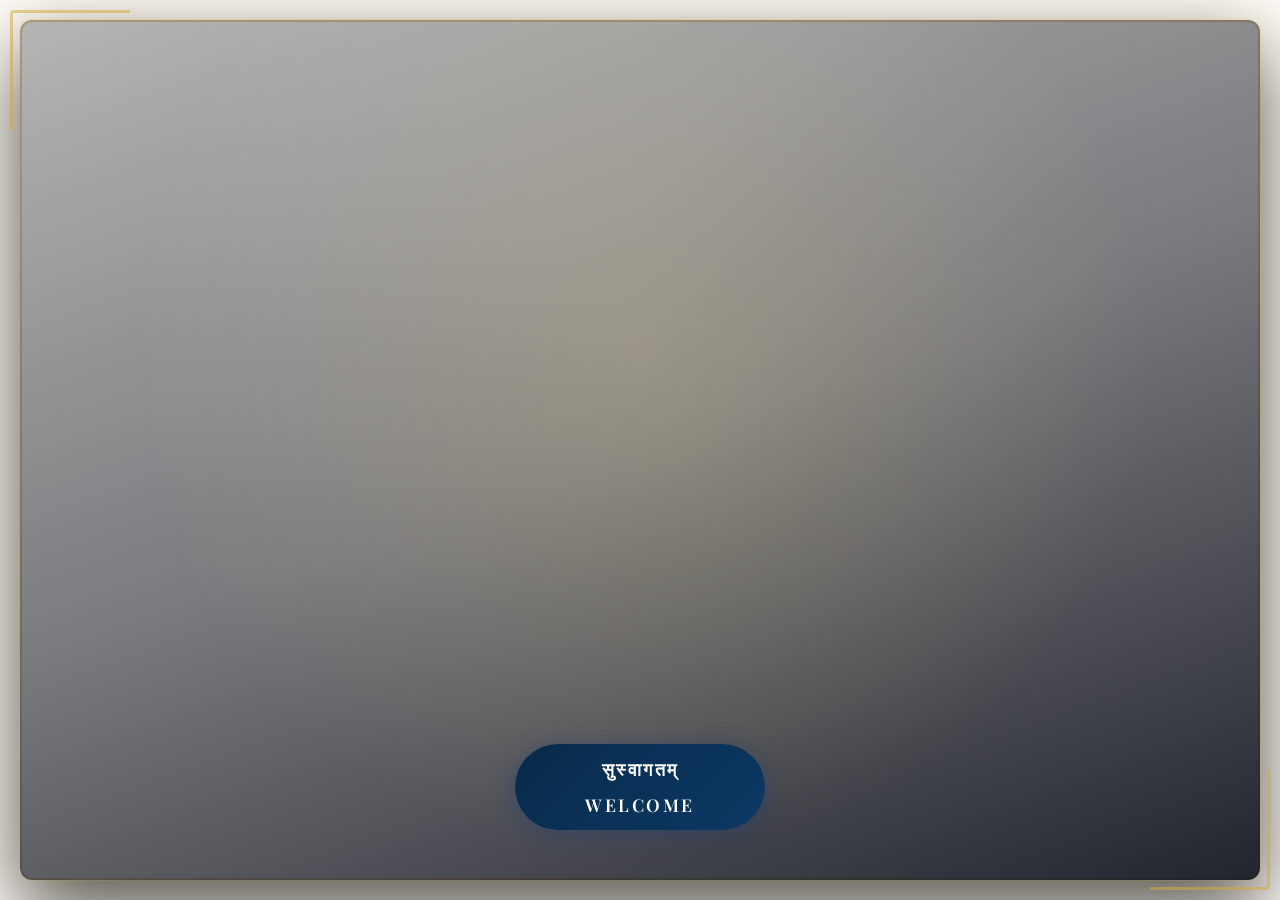
<file: index.html>
<!DOCTYPE html>
<html lang="en">

<head>
  <meta charset="UTF-8" />
  <meta name="viewport" content="width=device-width, initial-scale=1.0" />
  <meta name="description"
    content="Sanskriti — Celebrating the timeless beauty of Indian Classical Arts: Bharatanatyam, Kathak, Carnatic Music, and Cultural Performances." />
  <title>Madhurya Manjari — Home | Indian Classical Arts</title>
  <link rel="stylesheet" href="style.css" />
  <link rel="preconnect" href="https://fonts.googleapis.com" />
  <link rel="preconnect" href="https://fonts.gstatic.com" crossorigin />
  <link
    href="https://fonts.googleapis.com/css2?family=Playfair+Display:ital,wght@0,300;0,400;0,500;0,600;0,700;1,400;1,500;1,700&display=swap"
    rel="stylesheet" />
  <link rel="stylesheet" href="https://cdnjs.cloudflare.com/ajax/libs/font-awesome/6.5.0/css/all.min.css" />
</head>

<body>

  <!-- ===== SPLASH SCREEN ===== -->
  <section class="splash-screen">

    <!-- Outer gap / decorative border frame -->
    <div class="splash-frame">

      <!--
        VIDEO — 1080p full visual, muted (required for browser autoplay policy).
        The music comes from the separate <audio> element below.
      -->
      <video
        id="splash-video"
        class="splash-video-bg"
        autoplay
        muted
        loop
        playsinline
        preload="auto"
      >
        <source src="images/home/video for website starting page.mp4" type="video/mp4" />
      </video>

      <!--
        AUDIO — aud-majari.mp4 contains the music track.
        Starts muted; JS unmutes it on the first user gesture (browser policy).
      -->
      <audio id="splash-audio" loop preload="auto" autoplay>
        <source src="images/home/aud-majari.mp4" type="video/mp4" />
      </audio>

      <!-- Dark gradient overlay so text/button stay readable -->
      <div class="splash-dark-overlay"></div>

      <!-- Subtle golden radial glow overlay -->
      <div class="splash-light-overlay"></div>

      <!-- Content centred on top of video -->
      <div class="splash-content">
        <!-- <img src="images/home/madhura-manjari-logo.png" alt="Madhurya Manjari" class="splash-logo" /> -->
        <h2 class="sanskrit-welcome"></h2>
        <a href="home.html" class="btn btn-primary splash-btn" id="enterBtn">
          <span>सुस्वागतम्</span>
          <span>Welcome</span>
        </a>
      </div>

    </div><!-- /.splash-frame -->

  </section>

  <script>
    (function () {
      const video = document.getElementById('splash-video');
      const audio = document.getElementById('splash-audio');

      // --- Start video (muted — always allowed) ---
      video.play().catch(() => {});

      // --- Try starting audio immediately (in case autoplay is permitted) ---
      audio.muted = false;
      audio.volume = 0.75;
      audio.play().catch((err) => {
        console.log('Autoplay blocked. Audio will play on first user interaction.');
      });

      // --- On first user gesture anywhere: play music if blocked ---
      function startMusic() {
        if (audio.paused) {
          audio.muted = false;
          audio.volume = 0.75;
          audio.play().catch((err) => {
            console.warn('Audio play blocked:', err);
          });
        }

        document.removeEventListener('click',      startMusic);
        document.removeEventListener('touchstart', startMusic);
        document.removeEventListener('keydown',    startMusic);
        document.removeEventListener('mousemove',  startMusic);
        document.removeEventListener('scroll',     startMusic);
        document.removeEventListener('wheel',      startMusic);
      }

      document.addEventListener('click',      startMusic, { once: true });
      document.addEventListener('touchstart', startMusic, { once: true });
      document.addEventListener('keydown',    startMusic, { once: true });
      document.addEventListener('mousemove',  startMusic, { once: true });
      document.addEventListener('scroll',     startMusic, { once: true });
      document.addEventListener('wheel',      startMusic, { once: true });

      // Belt-and-suspenders loop for video
      video.addEventListener('ended', () => video.play());
    })();
  </script>

</body>

</html>
</file>
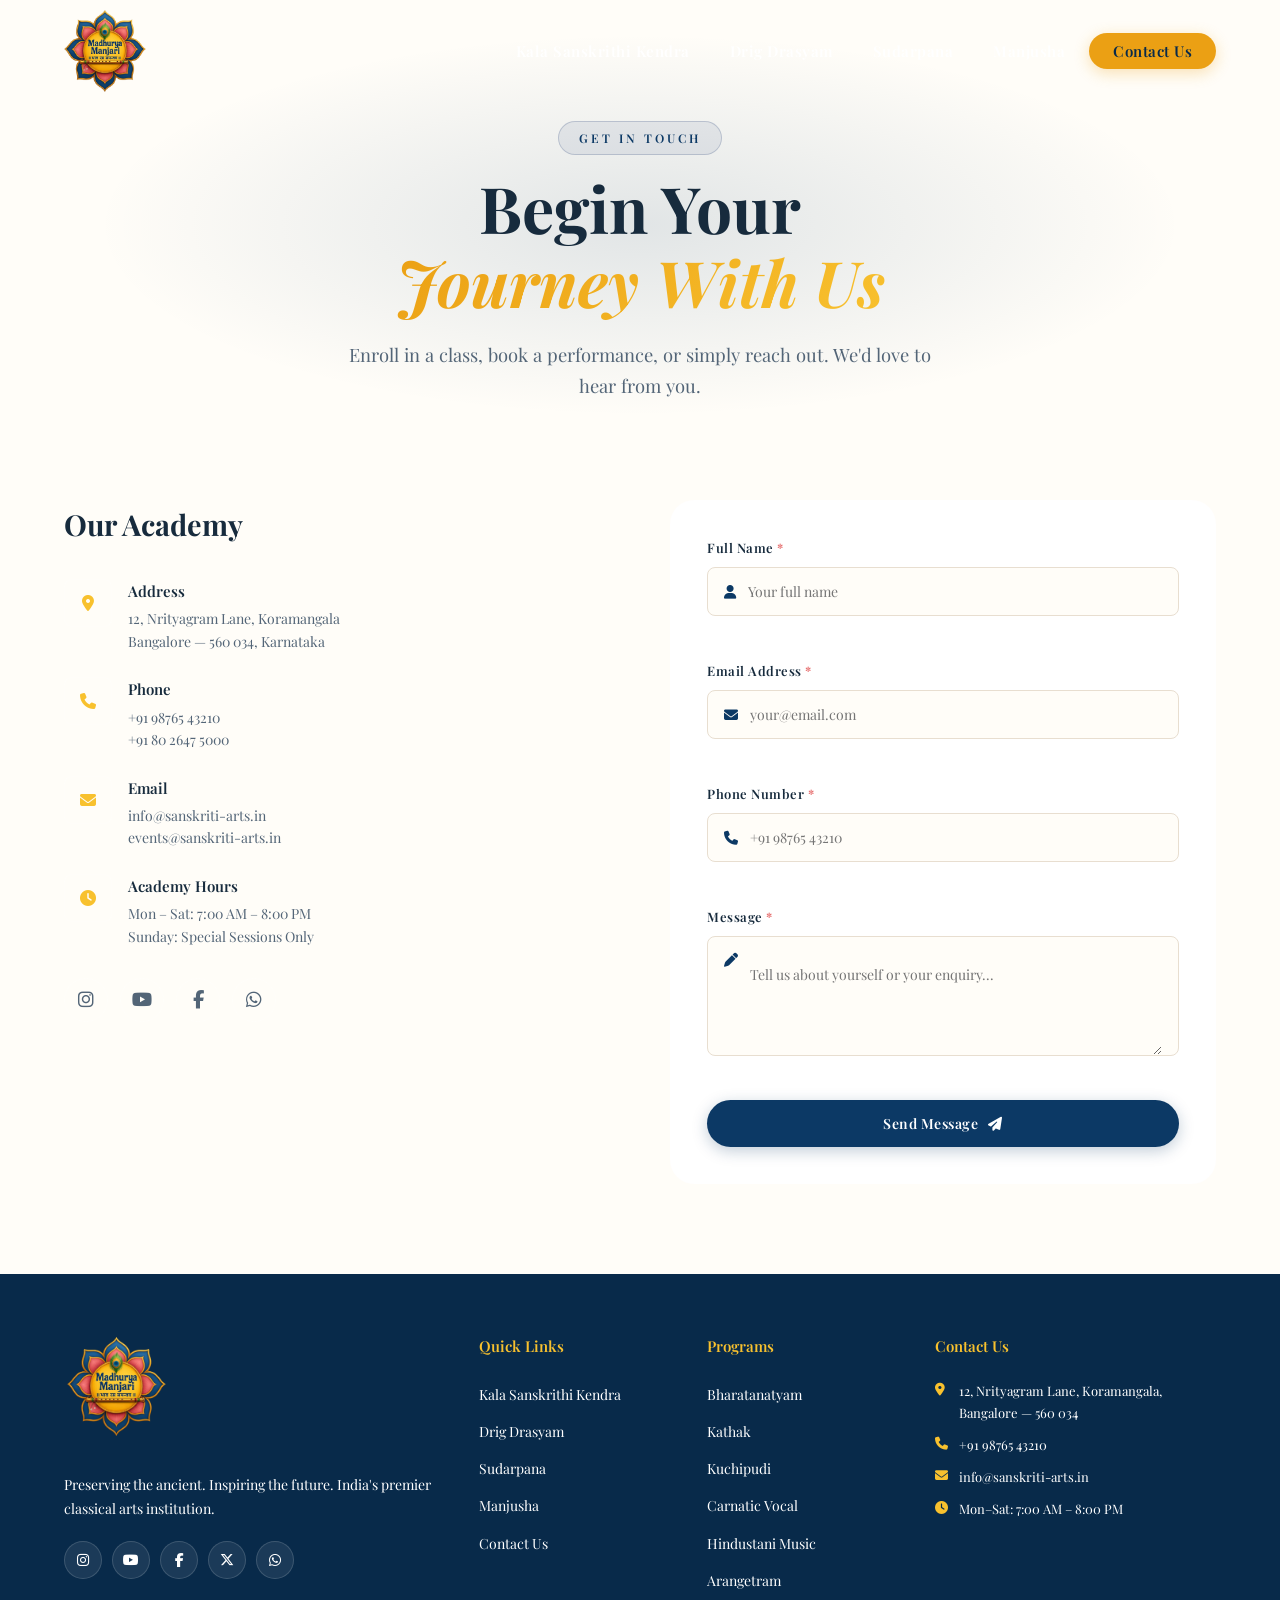
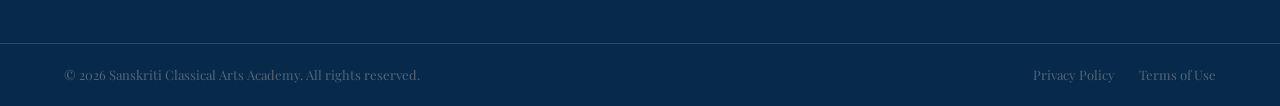
<file: contact.html>
<!DOCTYPE html>
<html lang="en">

<head>
  <meta charset="UTF-8" />
  <meta name="viewport" content="width=device-width, initial-scale=1.0" />
  <meta name="description"
    content="Contact Sanskriti — Book a performance, enroll in classes, or reach out to our academy." />
  <title>Contact Us — Sanskriti | Indian Classical Arts</title>
  <link rel="stylesheet" href="style.css" />
  <link rel="preconnect" href="https://fonts.googleapis.com" />
  <link rel="preconnect" href="https://fonts.gstatic.com" crossorigin />
  <link
    href="https://fonts.googleapis.com/css2?family=Playfair+Display:ital,wght@0,300;0,400;0,500;0,600;0,700;1,400;1,500;1,700&display=swap"
    rel="stylesheet" />
  <link rel="stylesheet" href="https://cdnjs.cloudflare.com/ajax/libs/font-awesome/6.5.0/css/all.min.css" />
</head>

<body>

  <!-- ===== NAVBAR ===== -->
  <nav class="navbar scrolled" id="navbar">
    <div class="nav-container">
      <a href="home.html" class="nav-logo">
        <img src="images/home/madhura-manjari-logo.png" alt="Madhurya Manjari" class="nav-logo-img" />
      </a>
      <ul class="nav-menu" id="navMenu">
        <li><a href="home.html" class="nav-link">Kala Sanskrithi Kendra</a></li>
        <li><a href="#" class="nav-link">Drig Drasyam</a></li>
        <li><a href="#" class="nav-link">Sudarpana</a></li>
        <li><a href="#" class="nav-link">Manjusha</a></li>
        <li><a href="contact.html" class="nav-link active nav-cta">Contact Us</a></li>
      </ul>
      <button class="hamburger" id="hamburger" aria-label="Toggle Menu">
        <span></span><span></span><span></span>
      </button>
    </div>
  </nav>

  <!-- ===== PAGE HERO ===== -->
  <section class="page-hero">
    <div class="page-hero-bg" style="background: radial-gradient(ellipse at 50% 50%, rgba(12,57,101,0.12) 0%, transparent 60%), var(--bg-primary);"></div>
    <div class="page-hero-content" data-aos="fade-up">
      <span class="section-tag">Get In Touch</span>
      <h1 class="page-hero-title">Begin Your<br /><em>Journey With Us</em></h1>
      <p class="page-hero-desc">Enroll in a class, book a performance, or simply reach out. We'd love to hear from you.</p>
    </div>
  </section>

  <!-- ===== CONTACT SECTION ===== -->
  <section class="contact-section section" id="contact" style="padding-top: 50px;">
    <div class="container">
      <div class="contact-grid">
        <div class="contact-info" data-aos="fade-right">
          <h3>Our Academy</h3>
          <div class="info-item">
            <div class="info-icon"><i class="fas fa-map-marker-alt"></i></div>
            <div>
              <h4>Address</h4>
              <p>12, Nrityagram Lane, Koramangala<br />Bangalore — 560 034, Karnataka</p>
            </div>
          </div>
          <div class="info-item">
            <div class="info-icon"><i class="fas fa-phone"></i></div>
            <div>
              <h4>Phone</h4>
              <p>+91 98765 43210<br />+91 80 2647 5000</p>
            </div>
          </div>
          <div class="info-item">
            <div class="info-icon"><i class="fas fa-envelope"></i></div>
            <div>
              <h4>Email</h4>
              <p>info@sanskriti-arts.in<br />events@sanskriti-arts.in</p>
            </div>
          </div>
          <div class="info-item">
            <div class="info-icon"><i class="fas fa-clock"></i></div>
            <div>
              <h4>Academy Hours</h4>
              <p>Mon – Sat: 7:00 AM – 8:00 PM<br />Sunday: Special Sessions Only</p>
            </div>
          </div>
          <div class="contact-social">
            <a href="#" aria-label="Instagram" class="social-btn"><i class="fab fa-instagram"></i></a>
            <a href="#" aria-label="YouTube" class="social-btn"><i class="fab fa-youtube"></i></a>
            <a href="#" aria-label="Facebook" class="social-btn"><i class="fab fa-facebook-f"></i></a>
            <a href="#" aria-label="WhatsApp" class="social-btn"><i class="fab fa-whatsapp"></i></a>
          </div>
        </div>
        <div class="contact-form-wrap" data-aos="fade-left">
          <form id="contactForm" novalidate>
            <div class="form-group">
              <label for="name">Full Name <span class="required">*</span></label>
              <div class="input-wrap">
                <i class="fas fa-user"></i>
                <input type="text" id="name" name="name" placeholder="Your full name" autocomplete="name" />
              </div>
              <span class="error-msg" id="nameError"></span>
            </div>
            <div class="form-group">
              <label for="email">Email Address <span class="required">*</span></label>
              <div class="input-wrap">
                <i class="fas fa-envelope"></i>
                <input type="email" id="email" name="email" placeholder="your@email.com" autocomplete="email" />
              </div>
              <span class="error-msg" id="emailError"></span>
            </div>
            <div class="form-group">
              <label for="phone">Phone Number <span class="required">*</span></label>
              <div class="input-wrap">
                <i class="fas fa-phone"></i>
                <input type="tel" id="phone" name="phone" placeholder="+91 98765 43210" autocomplete="tel" />
              </div>
              <span class="error-msg" id="phoneError"></span>
            </div>
            <!-- <div class="form-group">
              <label for="interest">Area of Interest</label>
              <div class="input-wrap">
                <i class="fas fa-star"></i>
                <select id="interest" name="interest">
                  <option value="">Select an art form...</option>
                  <option value="bharatanatyam">Bharatanatyam</option>
                  <option value="kathak">Kathak</option>
                  <option value="kuchipudi">Kuchipudi</option>
                  <option value="carnatic">Carnatic Music</option>
                  <option value="hindustani">Hindustani Music</option>
                  <option value="devotional">Devotional Singing</option>
                  <option value="performance">Book a Performance</option>
                </select>
              </div>
            </div> -->
            <div class="form-group">
              <label for="message">Message <span class="required">*</span></label>
              <div class="input-wrap textarea-wrap">
                <i class="fas fa-pen"></i>
                <textarea id="message" name="message" rows="4"
                  placeholder="Tell us about yourself or your enquiry..."></textarea>
              </div>
              <span class="error-msg" id="messageError"></span>
            </div>
            <button type="submit" class="btn btn-primary btn-full" id="submitBtn">
              <span class="btn-text">Send Message</span>
              <span class="btn-icon"><i class="fas fa-paper-plane"></i></span>
            </button>
            <div class="form-success" id="formSuccess">
              <i class="fas fa-check-circle"></i>
              <p>Your message has been sent! We'll be in touch within 24 hours.</p>
            </div>
          </form>
        </div>
      </div>
    </div>
  </section>

  <!-- ===== MAP SECTION ===== -->
  <!-- <section class="map-section">
    <iframe
      src="https://www.google.com/maps/embed?pb=!1m18!1m12!1m3!1m2!1m3!1m2!1m3!1m2!1m3!1m2!1m3!1m2!1m3!1m2!1m3!1m2!1m3!1m2!1m3!1m2!1m3!1m2!1m3!1m2!1m3!1m2!1m3!1m2!1m3!1m2!1m3!1m2!1m3!1m2!1m3!1m2!1m3!1m2!1m3!1m2!1m3!1m2!1m3!1m2!1m3!1m2!1m3!1m2!1m3!1m2!1m3!1m2!1m3!1m2!1m3!1m2!1m3!1m2!1m3!1m2!1m3!1m2!1m3!1m2!1m3!1m2!1m3!1m2!1m3!1m2!1m3!1m2!1m3!1m2!1m3!1m2!1m3!1m2!1m3!1m2!1m3!1m2!1m3!1m2!1m3!1m2"
      width="100%" height="400" style="border:0; filter: invert(90%) hue-rotate(180deg);" allowfullscreen="" loading="lazy"
      referrerpolicy="no-referrer-when-downgrade"></iframe>
  </section> -->

  <!-- ===== FOOTER ===== -->
  <footer class="footer">
    <div class="footer-top">
      <div class="container footer-grid">
        <div class="footer-brand">
          <a href="index.html" class="footer-logo">
            <img src="images/home/madhura-manjari-logo.png" alt="Madhurya Manjari" class="footer-logo-img" />
          </a>
          <p>Preserving the ancient. Inspiring the future. India's premier classical arts institution.</p>
          <div class="footer-social">
            <a href="#" aria-label="Instagram"><i class="fab fa-instagram"></i></a>
            <a href="#" aria-label="YouTube"><i class="fab fa-youtube"></i></a>
            <a href="#" aria-label="Facebook"><i class="fab fa-facebook-f"></i></a>
            <a href="#" aria-label="Twitter"><i class="fab fa-x-twitter"></i></a>
            <a href="#" aria-label="WhatsApp"><i class="fab fa-whatsapp"></i></a>
          </div>
        </div>
        <div class="footer-links">
          <h4>Quick Links</h4>
          <ul>
            <li><a href="home.html">Kala Sanskrithi Kendra</a></li>
            <li><a href="#">Drig Drasyam</a></li>
            <li><a href="#">Sudarpana</a></li>
            <li><a href="#">Manjusha</a></li>
            <li><a href="contact.html">Contact Us</a></li>
          </ul>
        </div>
        <div class="footer-links">
          <h4>Programs</h4>
          <ul>
            <li><a href="contact.html">Bharatanatyam</a></li>
            <li><a href="contact.html">Kathak</a></li>
            <li><a href="contact.html">Kuchipudi</a></li>
            <li><a href="contact.html">Carnatic Vocal</a></li>
            <li><a href="contact.html">Hindustani Music</a></li>
            <li><a href="contact.html">Arangetram</a></li>
          </ul>
        </div>
        <div class="footer-contact">
          <h4>Contact Us</h4>
          <p><i class="fas fa-map-marker-alt"></i> 12, Nrityagram Lane, Koramangala, Bangalore — 560 034</p>
          <p><i class="fas fa-phone"></i> +91 98765 43210</p>
          <p><i class="fas fa-envelope"></i> info@sanskriti-arts.in</p>
          <p><i class="fas fa-clock"></i> Mon–Sat: 7:00 AM – 8:00 PM</p>
        </div>
      </div>
    </div>
    <div class="footer-bottom">
      <div class="container footer-bottom-inner">
        <p>© 2026 Sanskriti Classical Arts Academy. All rights reserved.</p>
        <div class="footer-bottom-links">
          <a href="#">Privacy Policy</a>
          <a href="#">Terms of Use</a>
        </div>
      </div>
    </div>
  </footer>

  <button class="back-to-top" id="backToTop" aria-label="Back to top">
    <i class="fas fa-arrow-up"></i>
  </button>

  <script src="script.js"></script>
</body>

</html>
</file>
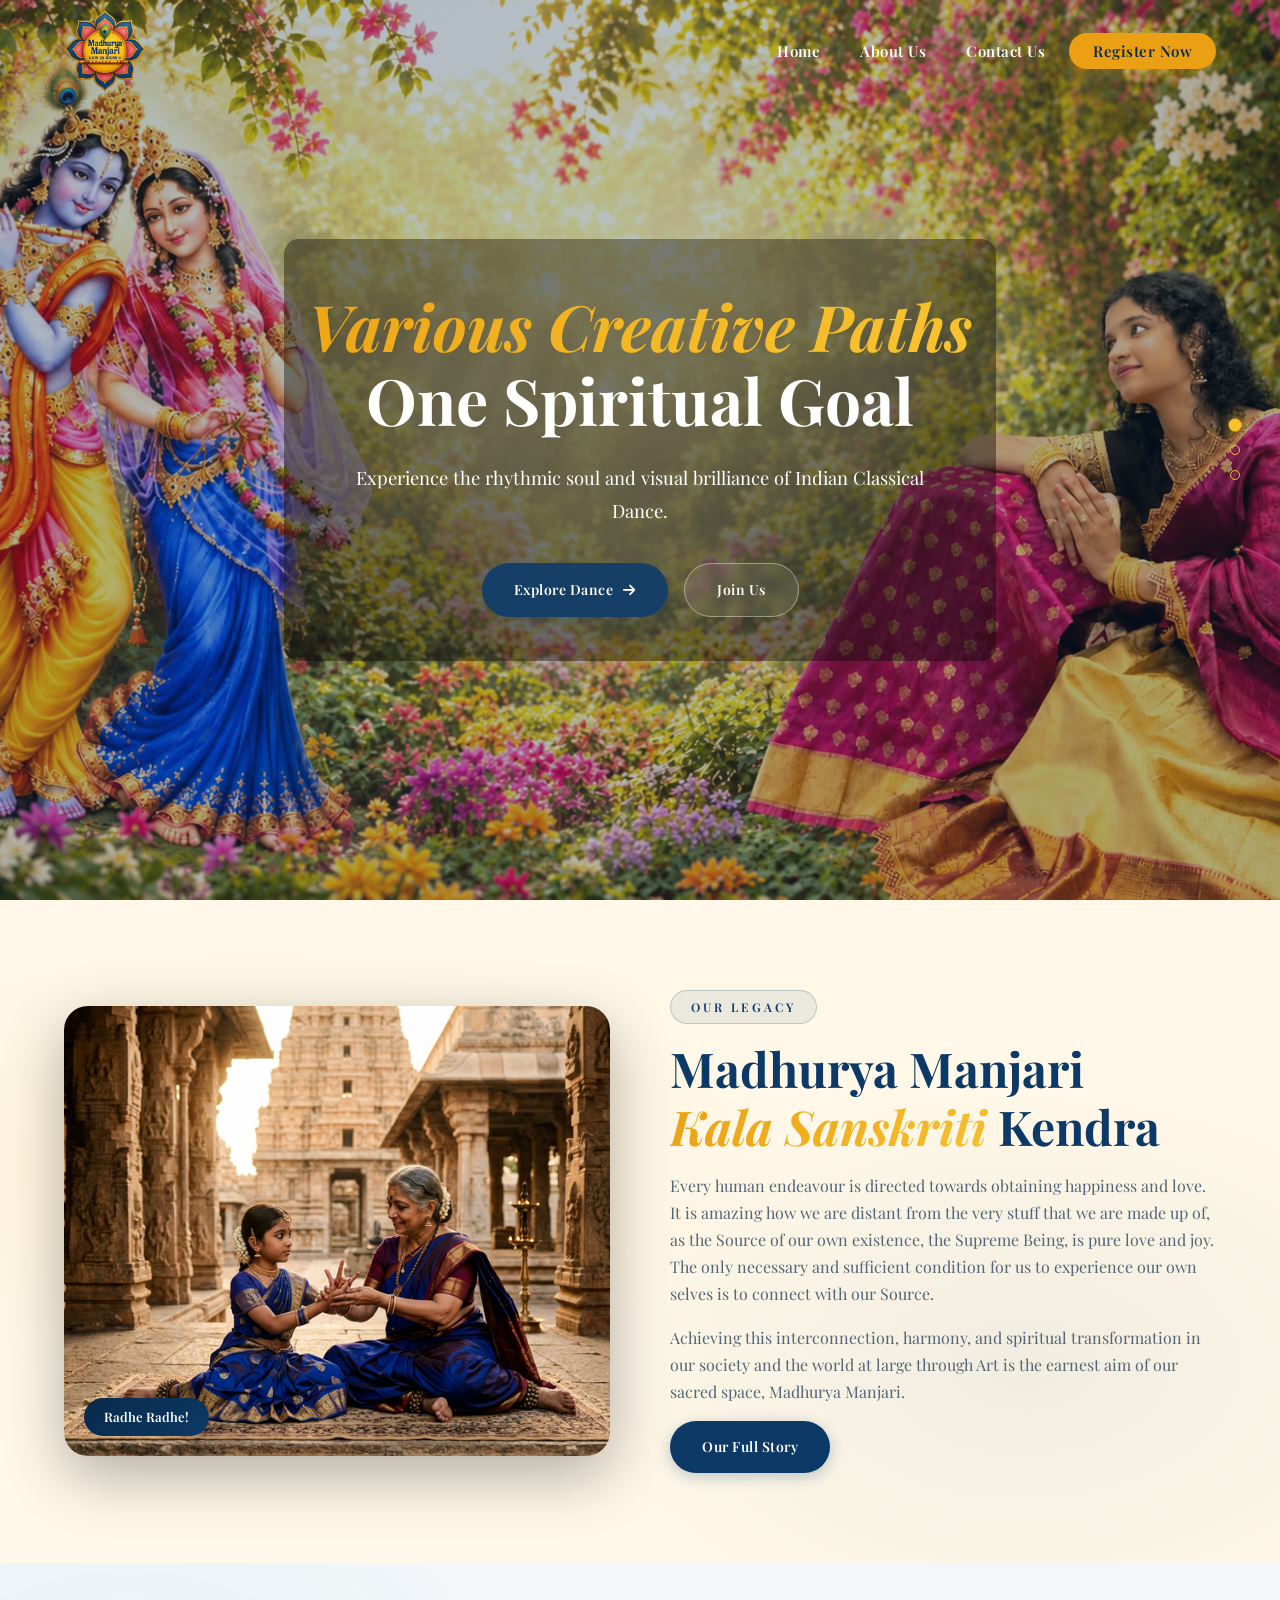
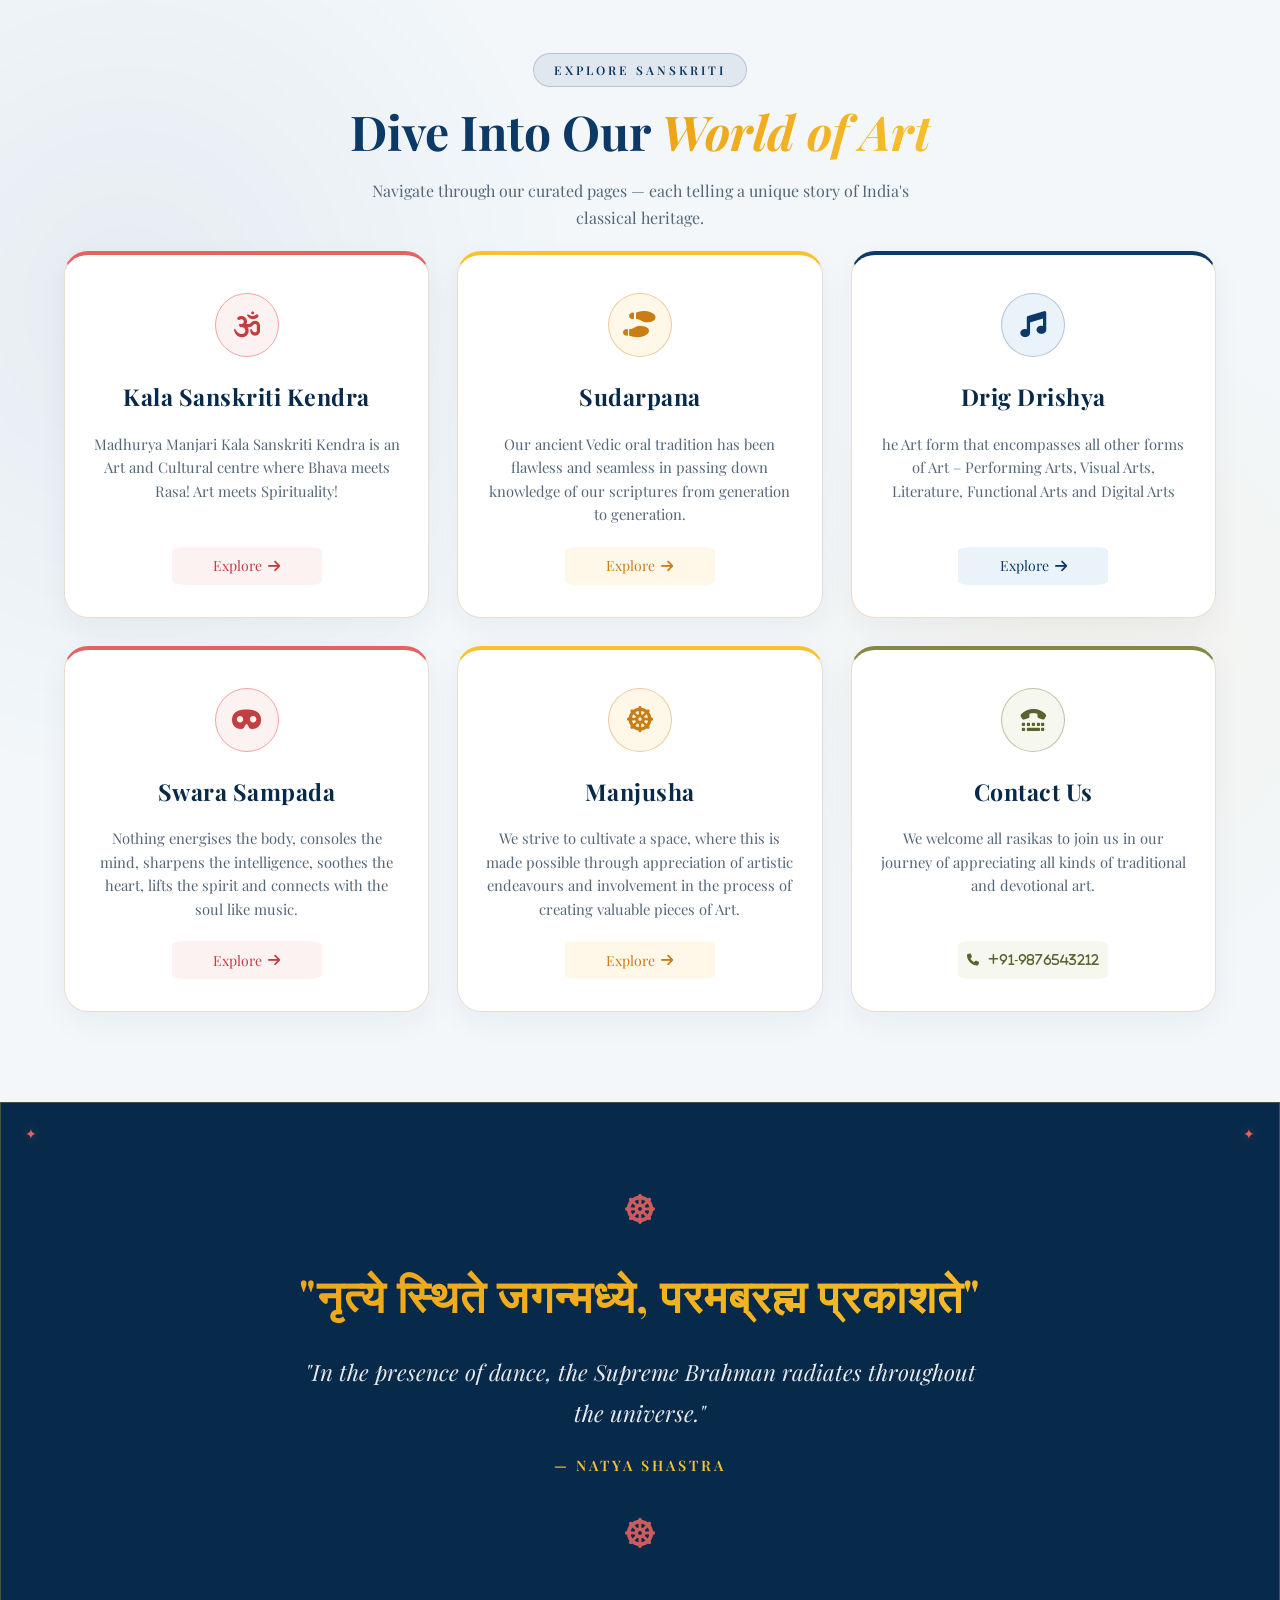
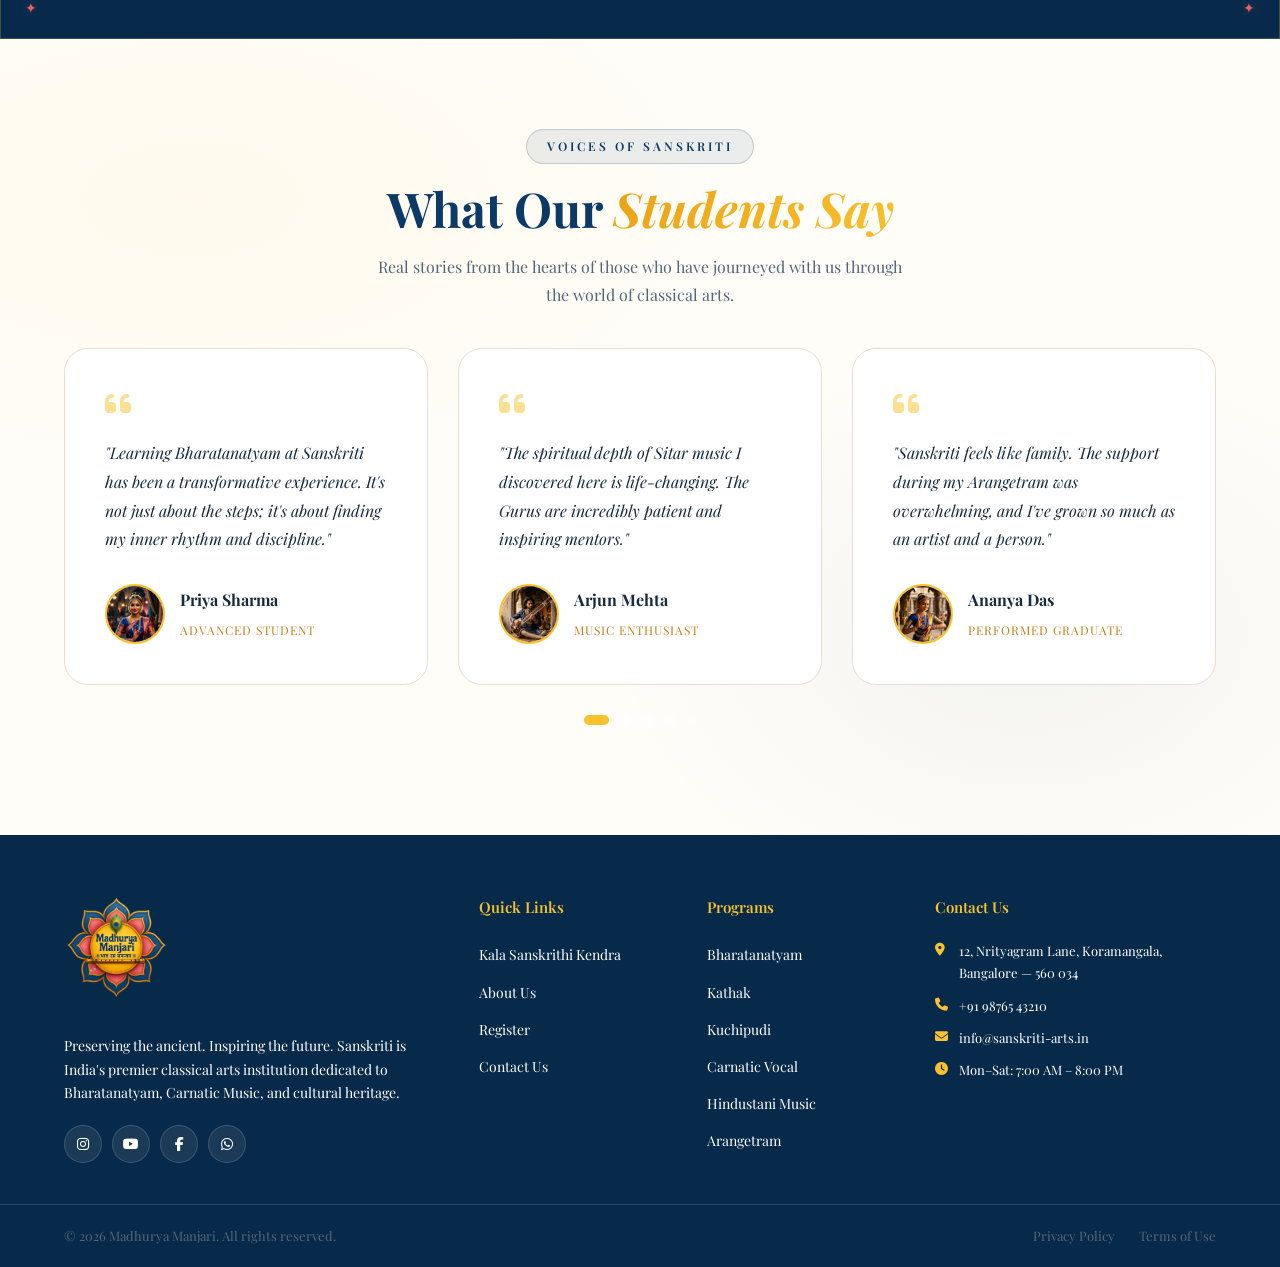
<file: home.html>
<!DOCTYPE html>
<html lang="en">

<head>
  <meta charset="UTF-8" />
  <meta name="viewport" content="width=device-width, initial-scale=1.0" />
  <meta name="description"
    content="Sanskriti — Celebrating the timeless beauty of Indian Classical Arts: Bharatanatyam, Kathak, Carnatic Music, and Cultural Performances." />
  <title>Madhurya Manjari — Home | Indian Classical Arts</title>
  <link rel="stylesheet" href="style.css" />
  <link rel="preconnect" href="https://fonts.googleapis.com" />
  <link rel="preconnect" href="https://fonts.gstatic.com" crossorigin />
  <link
    href="https://fonts.googleapis.com/css2?family=Playfair+Display:ital,wght@0,300;0,400;0,500;0,600;0,700;1,400;1,500;1,700&display=swap"
    rel="stylesheet" />
  <link rel="stylesheet" href="https://cdnjs.cloudflare.com/ajax/libs/font-awesome/6.5.0/css/all.min.css" />
</head>

<body>

  <!-- ===== NAVBAR ===== -->
  <nav class="navbar" id="navbar">
    <div class="nav-container">
      <a href="home.html" class="nav-logo">
        <img src="images/home/madhura-manjari-logo.png" alt="Madhurya Manjari" class="nav-logo-img" />
      </a>
      <ul class="nav-menu" id="navMenu">
        <li><a href="home.html" class="nav-link active">Home</a></li>
        <li><a href="about.html" class="nav-link">About Us</a></li>
        <li><a href="contact.html" class="nav-link">Contact Us</a></li>
        <!-- <li><a href="#" class="nav-link">Manjusha</a></li> -->
        <li><a href="register.html" class="nav-link nav-cta">Register Now</a></li>
      </ul>
      <button class="hamburger" id="hamburger" aria-label="Toggle Menu">
        <span></span><span></span><span></span>
      </button>
    </div>
  </nav>

  <!-- ===== HERO SECTION ===== -->
  <section class="hero" id="home">
    <div class="hero-particles" id="heroParticles"></div>
    
    <div class="hero-carousel" id="heroCarousel">
      <!-- Slide 1 -->
      <div class="carousel-slide active">
        <div class="slide-bg" style="background-image: url('images/home/slider-img.png');"></div>
        <div class="hero-content">
          <!-- <span class="hero-badge">✦ Divine Rhythms ✦</span> -->
          <h1 class="hero-title">
            <em>Various Creative Paths</em><br />
            One Spiritual Goal
          </h1>
          <p class="hero-subtitle">Experience the rhythmic soul and visual brilliance of Indian Classical Dance.</p>
          <div class="hero-buttons">
            <a href="dance.html" class="btn btn-primary">Explore Dance <i class="fas fa-arrow-right"></i></a>
            <a href="register.html" class="btn btn-outline">Join Us</a>
          </div>
          <!-- <div class="hero-stats">
            <div class="stat"><span class="stat-num">25+</span><span class="stat-label">Years of Legacy</span></div>
            <div class="stat-divider"></div>
            <div class="stat"><span class="stat-num">500+</span><span class="stat-label">Performances</span></div>
            <div class="stat-divider"></div>
            <div class="stat"><span class="stat-num">1200+</span><span class="stat-label">Students Trained</span></div>
          </div> -->
        </div>
      </div>

      <!-- Slide 2 -->
      <!-- <div class="carousel-slide">
        <div class="slide-bg" style="background-image: url('images/home/carousel-2.jpg');"></div>
        <div class="hero-content">
          <span class="hero-badge">✦ Melodic Soul ✦</span>
          <h1 class="hero-title">
            Resonance of<br />
            <em>Divine Strings</em>
          </h1>
          <p class="hero-subtitle">Discover the melodic heart of India through the strings of thousand-year-old music.</p>
          <div class="hero-buttons">
            <a href="music.html" class="btn btn-primary">Discover Music <i class="fas fa-arrow-right"></i></a>
            <a href="about.html" class="btn btn-outline">Learn More</a>
          </div>
          <div class="hero-stats">
            <div class="stat"><span class="stat-num">25+</span><span class="stat-label">Years of Legacy</span></div>
            <div class="stat-divider"></div>
            <div class="stat"><span class="stat-num">500+</span><span class="stat-label">Performances</span></div>
            <div class="stat-divider"></div>
            <div class="stat"><span class="stat-num">1200+</span><span class="stat-label">Students Trained</span></div>
          </div>
        </div>
      </div> -->

      <!-- Slide 3 -->
      <!-- <div class="carousel-slide">
        <div class="slide-bg" style="background-image: url('images/home/carousel-3.jpg');"></div>
        <div class="hero-content">
          <span class="hero-badge">✦ Artistic Legacy ✦</span>
          <h1 class="hero-title">
            Celebrating our<br />
            <em>Living Heritage</em>
          </h1>
          <p class="hero-subtitle">A sanctuary for Indian classical arts, where tradition meets timeless elegance.</p>
          <div class="hero-buttons">
            <a href="gallery.html" class="btn btn-primary">View Gallery <i class="fas fa-arrow-right"></i></a>
            <a href="contact.html" class="btn btn-outline">Contact Us</a>
          </div>
          <div class="hero-stats">
            <div class="stat"><span class="stat-num">25+</span><span class="stat-label">Years of Legacy</span></div>
            <div class="stat-divider"></div>
            <div class="stat"><span class="stat-num">500+</span><span class="stat-label">Performances</span></div>
            <div class="stat-divider"></div>
            <div class="stat"><span class="stat-num">1200+</span><span class="stat-label">Students Trained</span></div>
          </div>
        </div>
      </div> -->

      <!-- Carousel Progress Navigation -->
      <div class="carousel-controls">
        <div class="nav-dot active" data-slide="0"></div>
        <div class="nav-dot" data-slide="1"></div>
        <div class="nav-dot" data-slide="2"></div>
      </div>
      
      <!-- Artistic Light & Interaction Overlays -->
      <div class="hero-light-overlay"></div>
    </div>

    <!-- Scroll Indicator -->
    <div class="hero-scroll">
      <span>Scroll</span>
      <div class="scroll-line"></div>
    </div>
  </section>

  <!-- ===== SECTION DIVIDER ===== -->
  <!-- <div class="divider divider-wave">
    <svg viewBox="0 0 1440 80" preserveAspectRatio="none">
      <path d="M0,40 C360,80 1080,0 1440,40 L1440,80 L0,80 Z" fill="var(--bg-primary)" />
    </svg>
  </div> -->

  <!-- ===== HOME ABOUT SECTION ===== -->
  <section class="home-about section" id="about">
    <div class="container">
      <div class="about-grid">
        <div class="about-image-wrap" data-aos="fade-right">
          <div class="about-img-frame">
            <img src="images/home/home-about.jpg" alt="Guru teaching Shishya" />
            <div class="img-badge colorful-badge">Radhe Radhe!</div>
          </div>
          <!-- <div class="about-img-accent multicolor-glow"></div> -->
        </div>
        <div class="about-text" data-aos="fade-left">
          <span class="section-tag">Our Legacy</span>
          <h2 class="section-title">Madhurya Manjari <br><em>Kala Sanskriti </em> Kendra</h2>
          <p>Every human endeavour is directed towards obtaining happiness and
            love. It is amazing how we are distant from the very stuff that we are
            made up of, as the Source of our own existence, the Supreme Being, is
            pure love and joy. The only necessary and sufficient condition for us to
            experience our own selves is to connect with our Source.</p>
          <p>Achieving this interconnection, harmony, and spiritual transformation
            in our society and the world at large through Art is the earnest aim of
            our sacred space, Madhurya Manjari.</p>
          <!-- <div class="about-features">
            <div class="feature-item">
              <div class="feature-icon"><i class="fas fa-certificate"></i></div>
              <div>
                <h4>Certified Excellence</h4>
                <p>Curriculum recognized by leading cultural boards across India.</p>
              </div>
            </div>
            <div class="feature-item">
              <div class="feature-icon"><i class="fas fa-heart"></i></div>
              <div>
                <h4>Holistic Growth</h4>
                <p>Focusing on discipline, spirituality, and artistic mastery.</p>
              </div>
            </div>
          </div> -->
          <div class="hero-btns" style="justify-content: flex-start;">
            <a href="#" class="btn btn-primary">Our Full Story</a>
          </div>
        </div>
      </div>
    </div>
  </section>
  
  

  <!-- ===== QUICK NAV TILES ===== -->
  <section class="quick-nav-section section">
    <div class="container">
      <div class="section-header" data-aos="fade-up">
        <span class="section-tag">Explore Sanskriti</span>
        <h2 class="section-title">Dive Into Our <em>World of Art</em></h2>
        <p class="section-desc">Navigate through our curated pages — each telling a unique story of India's classical heritage.</p>
      </div>
      <div class="quick-nav-grid">
        <a href="dance.html" class="quick-nav-card card-pink" data-aos="fade-up" data-aos-delay="0">
          <div class="qn-card-bg" style="background-image: url('https://images.unsplash.com/photo-1620913588695-f1a5e1778d88?w=500&q=80');"></div>
          <div class="qn-icon"><i class="fas fa-om"></i></div>
          <h3>Kala Sanskriti Kendra</h3>
          <p>Madhurya Manjari Kala Sanskriti Kendra is an Art and Cultural centre
            where Bhava meets Rasa! Art meets Spirituality!</p>
          <span class="qn-arrow">Explore &nbsp;<i class="fas fa-arrow-right"></i></span>
        </a>
        <a href="dance.html" class="quick-nav-card card-yellow" data-aos="fade-up" data-aos-delay="100">
          <div class="qn-card-bg" style="background-image: url('https://images.unsplash.com/photo-1535401991746-da3d9055713e?w=500&q=80');"></div>
          <div class="qn-icon"><i class="fas fa-shoe-prints"></i></div>
          <h3>Sudarpana</h3>
          <p>Our ancient Vedic oral tradition has been flawless and seamless in
          passing down knowledge of our scriptures from generation to
          generation.</p>
          <span class="qn-arrow"> Explore &nbsp;<i class="fas fa-arrow-right"></i></span>
        </a>
        <a href="music.html" class="quick-nav-card card-blue" data-aos="fade-up" data-aos-delay="200">
          <div class="qn-card-bg" style="background-image: url('https://images.unsplash.com/photo-1602143407151-7111542de6e8?w=500&q=80');"></div>
          <div class="qn-icon"><i class="fas fa-music"></i></div>
          <h3>Drig Drishya</h3>
          <p>he Art form that encompasses all other forms of Art – Performing Arts,
            Visual Arts, Literature, Functional Arts and Digital Arts </p>
          <span class="qn-arrow">Explore &nbsp;<i class="fas fa-arrow-right"></i></span>
        </a>
        <a href="dance.html" class="quick-nav-card card-pink" data-aos="fade-up" data-aos-delay="300">
          <div class="qn-card-bg" style="background-image: url('https://images.unsplash.com/photo-1619683388671-a5ffed4f4be9?w=500&q=80');"></div>
          <div class="qn-icon"><i class="fas fa-mask"></i></div>
          <h3>Swara Sampada</h3>
          <p>Nothing energises the body, consoles the mind, sharpens the
          intelligence, soothes the heart, lifts the spirit and connects with the soul
          like music.</p>
          <span class="qn-arrow">Explore &nbsp;<i class="fas fa-arrow-right"></i></span>
        </a>
        <a href="dance.html" class="quick-nav-card card-yellow" data-aos="fade-up" data-aos-delay="400">
          <div class="qn-card-bg" style="background-image: url('https://images.unsplash.com/photo-1535401991746-da3d9055713e?w=500&q=80');"></div>
          <div class="qn-icon"><i class="fas fa-dharmachakra"></i></div>
          <h3>Manjusha</h3>
          <p>We strive to cultivate a space, where this is made possible
            through appreciation of artistic endeavours and involvement in the
            process of creating valuable pieces of Art.</p>
          <span class="qn-arrow">Explore &nbsp;<i class="fas fa-arrow-right"></i></span>
        </a>
        <a href="tel:9876543212" class="quick-nav-card card-green" data-aos="fade-up" data-aos-delay="500">
          <div class="qn-card-bg" style="background-image: url('https://images.unsplash.com/photo-1501281668745-f7f57925c3b4?w=500&q=80');"></div>
          <div class="qn-icon"><i class="fa-solid fa-tty"></i></div>
          <h3>Contact Us</h3>
          <p>We welcome all rasikas to join us in our journey of appreciating all kinds
              of traditional and devotional art.</p>
          <span class="qn-arrow"><i class="fa-solid fa-phone" style="font-size: 12px;"> &nbsp +91-9876543212</i></span>
        </a>
      </div>
    </div>
  </section>

  <!-- ===== SCRIPTURE QUOTE SECTION ===== -->
  <section class="scripture-quote-section section">
    <div class="container-fluid">
      <div class="quote-container colorful-quote" data-aos="zoom-in">
        <div class="quote-corner top-left">✦</div>
        <div class="quote-corner top-right">✦</div>
        <div class="quote-corner bottom-left">✦</div>
        <div class="quote-corner bottom-right">✦</div>
        <div class="quote-ornament top">
          <i class="fas fa-dharmachakra"></i>
        </div>
        <div class="quote-content">
          <h2 class="sanskrit-quote">"नृत्ये स्थिते जगन्मध्ये, परमब्रह्म प्रकाशते"</h2>
          <p class="english-translation">"In the presence of dance, the Supreme Brahman radiates throughout the universe."</p>
          <span class="quote-source">— Natya Shastra</span>
        </div>
        <div class="quote-ornament bottom">
          <i class="fas fa-dharmachakra"></i>
        </div>
      </div>
    </div>
  </section>

  <!-- ===== TESTIMONIALS SECTION ===== -->
  <section class="testimonials section">
    <div class="container">
      <div class="section-header" data-aos="fade-up">
        <span class="section-tag">Voices of Sanskriti</span>
        <h2 class="section-title">What Our <em>Students Say</em></h2>
        <p class="section-desc">Real stories from the hearts of those who have journeyed with us through the world of classical arts.</p>
      </div>
      <div class="testimonial-carousel-container">
        <div class="testimonial-track">
          <!-- Testimonial 1 -->
          <div class="testimonial-card card-pink">
            <div class="testi-content">
              <i class="fas fa-quote-left"></i>
              <p>"Learning Bharatanatyam at Sanskriti has been a transformative experience. It's not just about the steps; it's about finding my inner rhythm and discipline."</p>
            </div>
            <div class="testi-user">
              <img src="images/home/student-1.jpg" alt="Priya Sharma" />
              <div class="user-info">
                <h5>Priya Sharma</h5>
                <span>Advanced Student</span>
              </div>
            </div>
          </div>
          <!-- Testimonial 2 -->
          <div class="testimonial-card card-green">
            <div class="testi-content">
              <i class="fas fa-quote-left"></i>
              <p>"The spiritual depth of Sitar music I discovered here is life-changing. The Gurus are incredibly patient and inspiring mentors."</p>
            </div>
            <div class="testi-user">
              <img src="images/home/student-2.jpg" alt="Arjun Mehta" />
              <div class="user-info">
                <h5>Arjun Mehta</h5>
                <span>Music Enthusiast</span>
              </div>
            </div>
          </div>
          <!-- Testimonial 3 -->
          <div class="testimonial-card card-blue">
            <div class="testi-content">
              <i class="fas fa-quote-left"></i>
              <p>"Sanskriti feels like family. The support during my Arangetram was overwhelming, and I've grown so much as an artist and a person."</p>
            </div>
            <div class="testi-user">
              <img src="images/home/student-3.jpg" alt="Ananya Das" />
              <div class="user-info">
                <h5>Ananya Das</h5>
                <span>Performed Graduate</span>
              </div>
            </div>
          </div>
          <!-- Testimonial 4 -->
          <div class="testimonial-card card-yellow">
            <div class="testi-content">
              <i class="fas fa-quote-left"></i>
              <p>"The Kathak classes here are exceptional. Every mudra and step is taught with such precision and love for the heritage."</p>
            </div>
            <div class="testi-user">
              <img src="images/home/student-4.jpg" alt="Meera Iyer" />
              <div class="user-info">
                <h5>Meera Iyer</h5>
                <span>Kathak Scholar</span>
              </div>
            </div>
          </div>
          <!-- Testimonial 5 -->
          <div class="testimonial-card card-pink">
            <div class="testi-content">
              <i class="fas fa-quote-left"></i>
              <p>"Discovering the nuances of Carnatic music at Sanskriti has been my soul's calling. A truly divine learning environment."</p>
            </div>
            <div class="testi-user">
              <img src="images/home/student-5.jpg" alt="Rohan Kulkarni" />
              <div class="user-info">
                <h5>Rohan Kulkarni</h5>
                <span>Music Student</span>
              </div>
            </div>
          </div>
        </div>
        <div class="testimonial-dots">
          <span class="testi-dot active" data-index="0"></span>
          <span class="testi-dot" data-index="1"></span>
          <span class="testi-dot" data-index="2"></span>
          <span class="testi-dot" data-index="3"></span>
          <span class="testi-dot" data-index="4"></span>
        </div>
      </div>
    </div>
  </section>

  <!-- ===== QUOTE BANNER ===== -->
  <!-- <section class="quote-banner">
    <div class="quote-overlay"></div>
    <div class="container">
      <blockquote data-aos="fade-up">
        <i class="fas fa-quote-left"></i>
        <p>"Nritye Sthite Jagan Madhye, Param Brahma Prakashate"</p>
        <p class="quote-translation">In the presence of dance, the Supreme Brahman radiates throughout the universe.</p>
        <cite>— Natya Shastra</cite>
      </blockquote>
    </div>
  </section> -->

  

  <!-- ===== FOOTER ===== -->
  <footer class="footer">
    <div class="footer-top">
      <div class="container footer-grid">
        <div class="footer-brand">
          <a href="/" class="footer-logo">
            <img src="images/home/madhura-manjari-logo.png" alt="Madhurya Manjari" class="footer-logo-img" />
          </a>
          <p>Preserving the ancient. Inspiring the future. Sanskriti is India's premier classical arts institution
            dedicated to Bharatanatyam, Carnatic Music, and cultural heritage.</p>
          <div class="footer-social">
            <a href="#" aria-label="Instagram"><i class="fab fa-instagram"></i></a>
            <a href="#" aria-label="YouTube"><i class="fab fa-youtube"></i></a>
            <a href="#" aria-label="Facebook"><i class="fab fa-facebook-f"></i></a>
            <!-- <a href="#" aria-label="Twitter"><i class="fab fa-x-twitter"></i></a> -->
            <a href="#" aria-label="WhatsApp"><i class="fab fa-whatsapp"></i></a>
          </div>
        </div>
        <div class="footer-links">
          <h4>Quick Links</h4>
          <ul>
            <li><a href="home.html">Kala Sanskrithi Kendra</a></li>
            <li><a href="about.html">About Us</a></li>
            <li><a href="#">Register</a></li>
            <!-- <li><a href="#">Manjusha</a></li> -->
            <li><a href="contact.html">Contact Us</a></li>
          </ul>
        </div>
        <div class="footer-links">
          <h4>Programs</h4>
          <ul>
            <li><a href="#">Bharatanatyam</a></li>
            <li><a href="#">Kathak</a></li>
            <li><a href="#">Kuchipudi</a></li>
            <li><a href="#">Carnatic Vocal</a></li>
            <li><a href="#">Hindustani Music</a></li>
            <li><a href="#">Arangetram</a></li>
          </ul>
        </div>
        <div class="footer-contact">
          <h4>Contact Us</h4>
          <p><i class="fas fa-map-marker-alt"></i> 12, Nrityagram Lane, Koramangala, Bangalore — 560 034</p>
          <p><i class="fas fa-phone"></i> +91 98765 43210</p>
          <p><i class="fas fa-envelope"></i> info@sanskriti-arts.in</p>
          <p><i class="fas fa-clock"></i> Mon–Sat: 7:00 AM – 8:00 PM</p>
        </div>
      </div>
    </div>
    <div class="footer-bottom">
      <div class="container footer-bottom-inner">
        <p>© 2026 Madhurya Manjari. All rights reserved.</p>
        <div class="footer-bottom-links">
          <a href="#">Privacy Policy</a>
          <a href="#">Terms of Use</a>
        </div>
      </div>
    </div>
  </footer>

  <!-- ===== BACK TO TOP ===== -->
  <button class="back-to-top" id="backToTop" aria-label="Back to top">
    <i class="fas fa-arrow-up"></i>
  </button>

  <script src="script.js"></script>
</body>

</html>
</file>
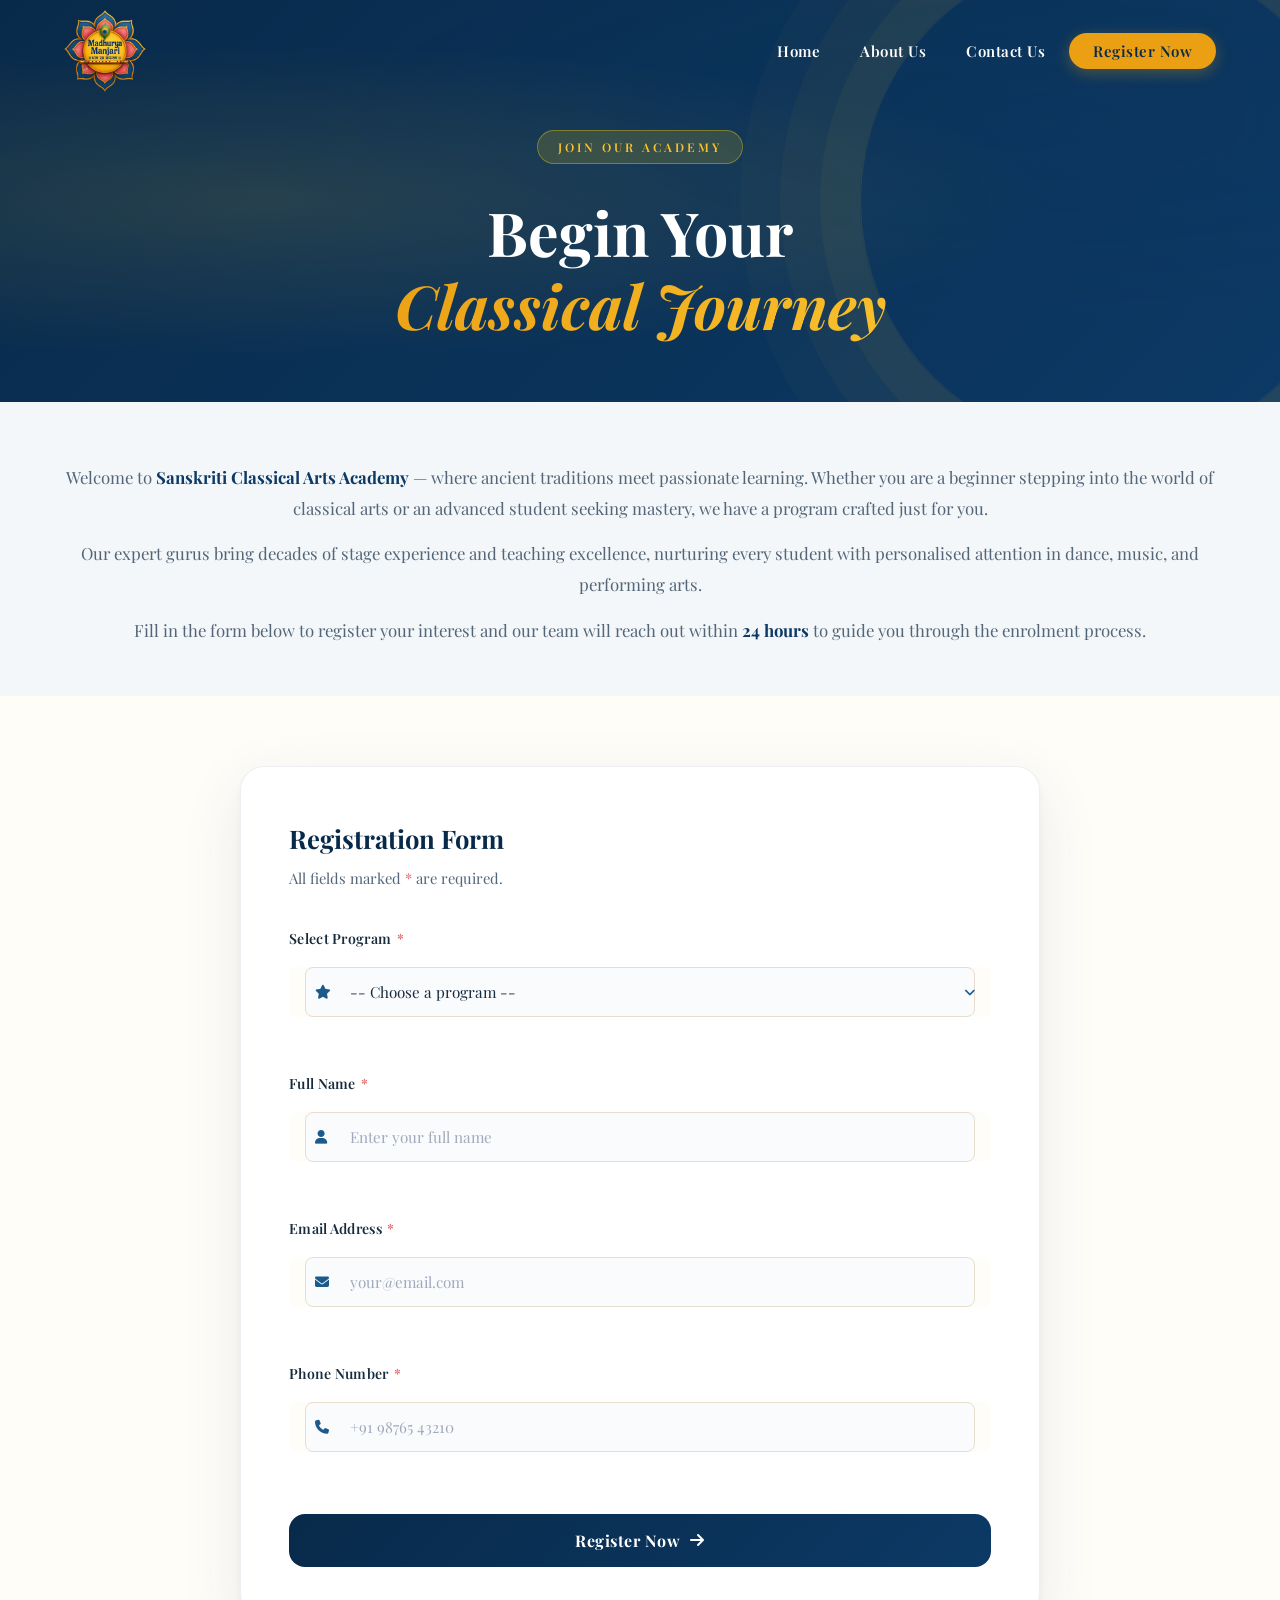
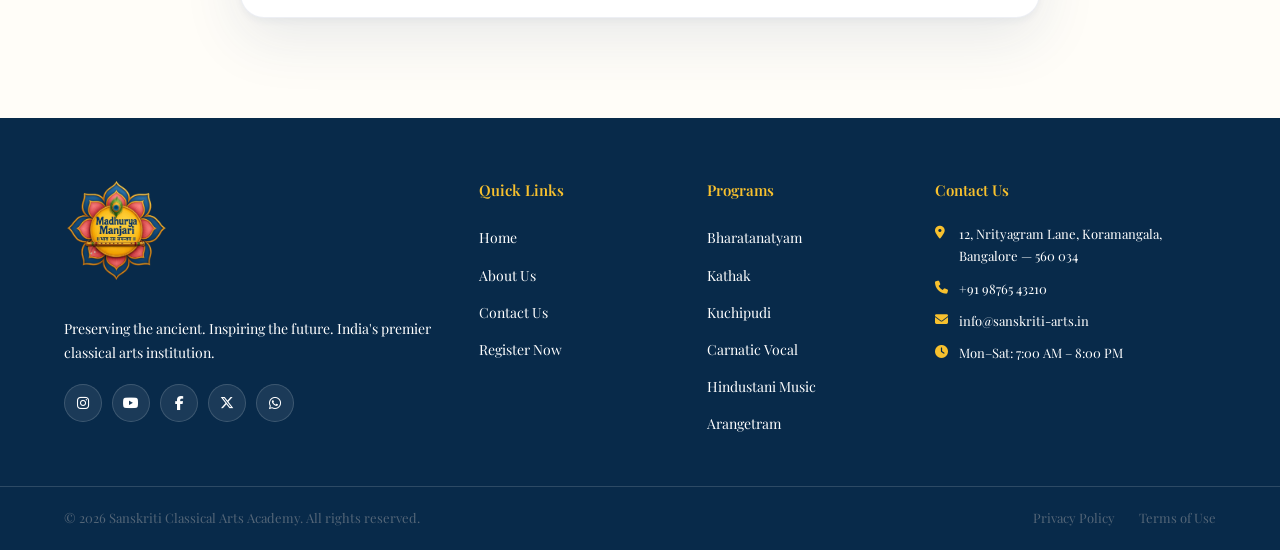
<file: register.html>
<!DOCTYPE html>
<html lang="en">

<head>
  <meta charset="UTF-8" />
  <meta name="viewport" content="width=device-width, initial-scale=1.0" />
  <meta name="description"
    content="Register with Sanskriti — Enrol in Indian classical dance and music programs at our academy." />
  <title>Register Now — Sanskriti | Indian Classical Arts</title>
  <link rel="stylesheet" href="style.css" />
  <link rel="preconnect" href="https://fonts.googleapis.com" />
  <link rel="preconnect" href="https://fonts.gstatic.com" crossorigin />
  <link
    href="https://fonts.googleapis.com/css2?family=Playfair+Display:ital,wght@0,300;0,400;0,500;0,600;0,700;1,400;1,500;1,700&display=swap"
    rel="stylesheet" />
  <link rel="stylesheet" href="https://cdnjs.cloudflare.com/ajax/libs/font-awesome/6.5.0/css/all.min.css" />

  <style>
    /* ===== REGISTER PAGE STYLES ===== */

    /* --- Banner / Page Hero --- */
    .register-hero {
      position: relative;
      min-height: 400px;
      display: flex;
      align-items: center;
      justify-content: center;
      overflow: hidden;
      background: var(--bg-tertiary);
    }

    .register-hero-bg {
      position: absolute;
      inset: 0;
      background:
        radial-gradient(ellipse at 20% 50%, rgba(248, 193, 46, 0.12) 0%, transparent 55%),
        radial-gradient(ellipse at 80% 30%, rgba(12, 57, 101, 0.12) 0%, transparent 50%),
        var(--blue-gradient);
      z-index: 0;
    }

    .register-hero-bg::after {
      content: '';
      position: absolute;
      right: -80px;
      top: 50%;
      transform: translateY(-50%);
      width: 500px;
      height: 500px;
      border-radius: 50%;
      border: 1px solid rgba(248, 193, 46, 0.1);
      box-shadow:
        0 0 0 40px rgba(248, 193, 46, 0.04),
        0 0 0 80px rgba(248, 193, 46, 0.03),
        0 0 0 120px rgba(248, 193, 46, 0.02);
    }

    .register-hero-content {
      position: relative;
      z-index: 2;
      text-align: center;
      padding: 130px 24px 60px;
    }

    .register-hero-content .section-tag {
      background: rgba(255, 214, 10, 0.15);
      border: 1px solid rgba(255, 214, 10, 0.35);
      color: var(--brand-gold);
    }

    .register-hero-title {
      font-family: var(--font-heading);
      font-size: clamp(2.2rem, 5vw, 3.8rem);
      font-weight: 700;
      color: #ffffff;
      line-height: 1.2;
      margin: 16px 0 0;
    }

    .register-hero-title em {
      font-family: var(--font-display);
      background: var(--gold-gradient);
      -webkit-background-clip: text;
      -webkit-text-fill-color: transparent;
      background-clip: text;
    }

    /* --- Intro Text Section --- */
    .register-intro {
      background: var(--bg-secondary);
      padding: 60px 0 50px;
      text-align: center;
    }

    .register-intro-text {
      max-width: auto;
      margin: 0 25px;
      padding: 0 15px;
    }

    .register-intro-text p {
      font-size: 1.05rem;
      line-height: 1.85;
      color: var(--text-secondary);
      margin-bottom: 14px;
    }

    .register-intro-text p:last-child { margin-bottom: 0; }

    .register-intro-text strong {
      color: var(--brand-blue);
    }

    /* --- Form Section --- */
    .register-section {
      padding: 70px 0 100px;
      background: var(--bg-primary);
    }

    .register-form-wrap {
      max-width: 800px;
      margin: 0 auto;
      background: #ffffff;
      border-radius: var(--radius-lg);
      box-shadow:
        0 4px 6px rgba(27, 58, 112, 0.04),
        0 20px 60px rgba(27, 58, 112, 0.10);
      padding: 50px 48px;
      border: 1px solid rgba(27, 58, 112, 0.08);
    }

    .register-form-title {
      font-family: var(--font-heading);
      font-size: 1.6rem;
      font-weight: 700;
      color: var(--brand-blue-dark);
      margin-bottom: 6px;
    }

    .register-form-sub {
      font-size: 0.92rem;
      color: var(--text-secondary);
      margin-bottom: 36px;
    }

    .form-row {
      display: grid;
      gap: 5px;
    }

    .form-group {
      display: flex;
      flex-direction: column;
      gap: 8px;
    }

    .form-group label {
      font-size: 0.88rem;
      font-weight: 600;
      color: var(--text-primary);
      letter-spacing: 0.3px;
    }

    .form-group label .required {
      color: var(--brand-pink);
      margin-left: 2px;
    }

    .input-wrap {
      position: relative;
      display: flex;
      align-items: center;
      border: none;
    }

    .input-wrap i {
      position: absolute;
      left: 16px;
      color: var(--brand-blue-light);
      font-size: 14px;
      pointer-events: none;
      z-index: 1;
      padding: 10px;
    }

    .input-wrap input,
    .input-wrap select {
      width: 100%;
      padding: 14px 16px 14px 44px;
      border: 1.5px solid var(--border-color);
      border-radius: var(--radius-sm);
      font-family: var(--font-body);
      font-size: 0.95rem;
      color: var(--text-primary);
      background: #FAFBFD;
      transition: var(--transition);
      outline: none;
      appearance: none;
      -webkit-appearance: none;
    }

    .input-wrap input::placeholder { color: #A0AABB; }

    .input-wrap input:focus,
    .input-wrap select:focus {
      border-color: var(--brand-blue);
      background: #ffffff;
      box-shadow: 0 0 0 3px rgba(12, 57, 101, 0.12);
    }

    .select-wrap::after {
      content: '\f107';
      font-family: 'Font Awesome 6 Free';
      font-weight: 900;
      position: absolute;
      right: 16px;
      color: var(--brand-blue-light);
      font-size: 13px;
      pointer-events: none;
    }

    .error-msg {
      font-size: 0.8rem;
      color: var(--brand-pink-dark);
      min-height: 16px;
      display: block;
    }

    .btn-register {
      width: 100%;
      justify-content: center;
      padding: 16px 32px;
      font-size: 1rem;
      font-weight: 700;
      border-radius: var(--radius-md);
      background: var(--blue-gradient);
      color: white;
      letter-spacing: 0.5px;
      transition: var(--transition);
      margin-top: 12px;
      display: flex;
      align-items: center;
      gap: 10px;
      border: none;
      cursor: pointer;
      font-family: var(--font-body);
    }

    .btn-register:hover {
      background: var(--brand-blue-dark);
      transform: translateY(-2px);
      box-shadow: 0 8px 28px rgba(8, 42, 74, 0.35);
    }

    .btn-register:disabled {
      opacity: 0.7;
      cursor: not-allowed;
      transform: none;
    }

    .form-success {
      display: none;
      align-items: center;
      gap: 14px;
      padding: 18px 22px;
      background: rgba(95, 163, 99, 0.1);
      border: 1px solid rgba(95, 163, 99, 0.3);
      border-radius: var(--radius-sm);
      color: var(--brand-green);
      font-weight: 500;
      margin-top: 16px;
    }

    .form-success.visible { display: flex; }

    .form-success i {
      font-size: 1.4rem;
      flex-shrink: 0;
    }

    @media (max-width: 640px) {
      .register-form-wrap {
        padding: 36px 24px;
        margin: 0 10px;
      }
    }
  </style>
</head>

<body>

  <!-- ===== NAVBAR ===== -->
  <nav class="navbar scrolled" id="navbar">
    <div class="nav-container">
      <a href="home.html" class="nav-logo">
        <img src="images/home/madhura-manjari-logo.png" alt="Madhurya Manjari" class="nav-logo-img" />
      </a>
      <ul class="nav-menu" id="navMenu">
        <li><a href="home.html" class="nav-link">Home</a></li>
        <li><a href="about.html" class="nav-link">About Us</a></li>
        <li><a href="contact.html" class="nav-link">Contact Us</a></li>
        <li><a href="register.html" class="nav-link active nav-cta">Register Now</a></li>
      </ul>
      <button class="hamburger" id="hamburger" aria-label="Toggle Menu">
        <span></span><span></span><span></span>
      </button>
    </div>
  </nav>

  <!-- ===== BANNER HERO ===== -->
  <section class="register-hero" id="register-hero">
    <div class="register-hero-bg"></div>
    <div class="register-hero-content">
      <span class="section-tag">Join Our Academy</span>
      <h1 class="register-hero-title">
        Begin Your<br /><em>Classical Journey</em>
      </h1>
    </div>
  </section>

  <!-- ===== INTRO TEXT ===== -->
  <section class="register-intro">
    <div class="register-intro-text">
      <p>Welcome to <strong>Sanskriti Classical Arts Academy</strong> — where ancient traditions meet passionate learning. Whether you are a beginner stepping into the world of classical arts or an advanced student seeking mastery, we have a program crafted just for you.</p>
      <p>Our expert gurus bring decades of stage experience and teaching excellence, nurturing every student with personalised attention in dance, music, and performing arts.</p>
      <p>Fill in the form below to register your interest and our team will reach out within <strong>24 hours</strong> to guide you through the enrolment process.</p>
    </div>
  </section>

  <!-- ===== REGISTRATION FORM ===== -->
  <section class="register-section" id="register">
    <div class="container">
      <div class="register-form-wrap">
        <h2 class="register-form-title">Registration Form</h2>
        <p class="register-form-sub">All fields marked <span style="color:var(--brand-pink);">*</span> are required.</p>

        <form id="registerForm" novalidate>
          <div class="form-row">

            <!-- Program Dropdown -->
            <div class="form-group">
              <label for="reg-program">Select Program <span class="required">*</span></label>
              <div class="input-wrap select-wrap">
                <i class="fas fa-star"></i>
                <select id="reg-program" name="program">
                  <option value="">-- Choose a program --</option>
                  <optgroup label="Classical Dance">
                    <option value="bharatanatyam">Bharatanatyam</option>
                    <!-- <option value="kathak">Kathak</option>
                    <option value="kuchipudi">Kuchipudi</option>
                    <option value="mohiniyattam">Mohiniyattam</option>
                    <option value="odissi">Odissi</option> -->
                  </optgroup>
                  <optgroup label="Classical Music">
                    <option value="carnatic-vocal">Carnatic Vocal</option>
                    <option value="hindustani-vocal">Hindustani Vocal</option>
                    <option value="veena">Veena</option>
                    <option value="tabla">Tabla</option>
                    <option value="mridangam">Mridangam</option>
                  </optgroup>
                  <optgroup label="Special Programs">
                    <!-- <option value="arangetram">Arangetram Training</option> -->
                    <option value="devotional">Devotional Singing</option>
                    <!-- <option value="performance">Book a Performance</option> -->
                  </optgroup>
                </select>
              </div>
              <span class="error-msg" id="programError"></span>
            </div>

            <!-- Full Name -->
            <div class="form-group">
              <label for="reg-name">Full Name <span class="required">*</span></label>
              <div class="input-wrap">
                <i class="fas fa-user"></i>
                <input
                  type="text"
                  id="reg-name"
                  name="name"
                  placeholder="Enter your full name"
                  autocomplete="name" />
              </div>
              <span class="error-msg" id="nameError"></span>
            </div>

            <!-- Email -->
            <div class="form-group">
              <label for="reg-email">Email Address <span class="required">*</span></label>
              <div class="input-wrap">
                <i class="fas fa-envelope"></i>
                <input
                  type="email"
                  id="reg-email"
                  name="email"
                  placeholder="your@email.com"
                  autocomplete="email" />
              </div>
              <span class="error-msg" id="emailError"></span>
            </div>

            <!-- Phone -->
            <div class="form-group">
              <label for="reg-phone">Phone Number <span class="required">*</span></label>
              <div class="input-wrap">
                <i class="fas fa-phone"></i>
                <input
                  type="tel"
                  id="reg-phone"
                  name="phone"
                  placeholder="+91 98765 43210"
                  autocomplete="tel" />
              </div>
              <span class="error-msg" id="phoneError"></span>
            </div>

            

          </div><!-- /form-row -->

          <!-- Submit -->
          <button type="submit" class="btn-register" id="registerBtn">
            <span>Register Now</span>
            <i class="fas fa-arrow-right"></i>
          </button>

          <!-- Success -->
          <div class="form-success" id="formSuccess">
            <i class="fas fa-check-circle"></i>
            <p>Thank you! Your registration has been received. We'll contact you within 24 hours.</p>
          </div>

        </form>
      </div>
    </div>
  </section>

  <!-- ===== FOOTER ===== -->
  <footer class="footer">
    <div class="footer-top">
      <div class="container footer-grid">
        <div class="footer-brand">
          <a href="index.html" class="footer-logo">
            <img src="images/home/madhura-manjari-logo.png" alt="Madhurya Manjari" class="footer-logo-img" />
          </a>
          <p>Preserving the ancient. Inspiring the future. India's premier classical arts institution.</p>
          <div class="footer-social">
            <a href="#" aria-label="Instagram"><i class="fab fa-instagram"></i></a>
            <a href="#" aria-label="YouTube"><i class="fab fa-youtube"></i></a>
            <a href="#" aria-label="Facebook"><i class="fab fa-facebook-f"></i></a>
            <a href="#" aria-label="Twitter"><i class="fab fa-x-twitter"></i></a>
            <a href="#" aria-label="WhatsApp"><i class="fab fa-whatsapp"></i></a>
          </div>
        </div>
        <div class="footer-links">
          <h4>Quick Links</h4>
          <ul>
            <li><a href="home.html">Home</a></li>
            <li><a href="about.html">About Us</a></li>
            <li><a href="contact.html">Contact Us</a></li>
            <li><a href="register.html">Register Now</a></li>
          </ul>
        </div>
        <div class="footer-links">
          <h4>Programs</h4>
          <ul>
            <li><a href="register.html">Bharatanatyam</a></li>
            <li><a href="register.html">Kathak</a></li>
            <li><a href="register.html">Kuchipudi</a></li>
            <li><a href="register.html">Carnatic Vocal</a></li>
            <li><a href="register.html">Hindustani Music</a></li>
            <li><a href="register.html">Arangetram</a></li>
          </ul>
        </div>
        <div class="footer-contact">
          <h4>Contact Us</h4>
          <p><i class="fas fa-map-marker-alt"></i> 12, Nrityagram Lane, Koramangala, Bangalore — 560 034</p>
          <p><i class="fas fa-phone"></i> +91 98765 43210</p>
          <p><i class="fas fa-envelope"></i> info@sanskriti-arts.in</p>
          <p><i class="fas fa-clock"></i> Mon–Sat: 7:00 AM – 8:00 PM</p>
        </div>
      </div>
    </div>
    <div class="footer-bottom">
      <div class="container footer-bottom-inner">
        <p>© 2026 Sanskriti Classical Arts Academy. All rights reserved.</p>
        <div class="footer-bottom-links">
          <a href="#">Privacy Policy</a>
          <a href="#">Terms of Use</a>
        </div>
      </div>
    </div>
  </footer>

  <button class="back-to-top" id="backToTop" aria-label="Back to top">
    <i class="fas fa-arrow-up"></i>
  </button>

  <script src="script.js"></script>

  <script>
    // ===== Register Form Validation =====
    const form = document.getElementById('registerForm');

    function showError(id, msg) { document.getElementById(id).textContent = msg; }
    function clearError(id) { document.getElementById(id).textContent = ''; }

    form.addEventListener('submit', function (e) {
      e.preventDefault();
      let valid = true;

      const name = document.getElementById('reg-name').value.trim();
      if (!name) { showError('nameError', 'Please enter your full name.'); valid = false; }
      else clearError('nameError');

      const email = document.getElementById('reg-email').value.trim();
      const emailRx = /^[^\s@]+@[^\s@]+\.[^\s@]+$/;
      if (!email) { showError('emailError', 'Please enter your email address.'); valid = false; }
      else if (!emailRx.test(email)) { showError('emailError', 'Please enter a valid email address.'); valid = false; }
      else clearError('emailError');

      const phone = document.getElementById('reg-phone').value.trim();
      const phoneRx = /^[\+]?[\d\s\-\(\)]{7,15}$/;
      if (!phone) { showError('phoneError', 'Please enter your phone number.'); valid = false; }
      else if (!phoneRx.test(phone)) { showError('phoneError', 'Please enter a valid phone number.'); valid = false; }
      else clearError('phoneError');

      const program = document.getElementById('reg-program').value;
      if (!program) { showError('programError', 'Please select a program.'); valid = false; }
      else clearError('programError');

      if (valid) {
        const btn = document.getElementById('registerBtn');
        btn.disabled = true;
        btn.innerHTML = '<span>Submitting…</span><i class="fas fa-spinner fa-spin"></i>';
        setTimeout(() => {
          document.getElementById('formSuccess').classList.add('visible');
          form.reset();
          btn.disabled = false;
          btn.innerHTML = '<span>Register Now</span><i class="fas fa-arrow-right"></i>';
        }, 1200);
      }
    });
  </script>

</body>

</html>
</file>
<file: style.css>
/* ============================================================
   SANSKRITI — Indian Classical Arts | Master Stylesheet
   ============================================================ */

/* ----- CSS Custom Properties ----- */
:root {
  /* === Logo Source of Truth Color Palette === */
  /* Primary: Deep Peacock Blue | Secondary: Saffron Gold | Accents: Lotus Pink & Peacock Green */
  
  /* Primary Brand Blue */
  --brand-blue: #0C3965;           /* Deep Peacock Blue (Primary) */
  --brand-blue-light: #1C5A8B;     /* Lighter Peacock Blue */
  --brand-blue-dark: #082A4A;      /* Deep Regal Navy for Header, Footer & Dark Sections */
  --brand-blue-muted: #EBF3FA;     /* Muted Ice Blue for backgrounds */
  
  /* Primary Gold */
  --brand-gold: #F8C12E;           /* Saffron Gold */
  --brand-gold-deep: #EBA014;      /* Rich Golden Yellow */
  --brand-gold-dark: #C87D15;      /* Antique Gold for contrast & hover */
  --brand-gold-light: #FCE698;     /* Light Gold highlight */
  --brand-gold-tint: #FFF8E8;      /* Soft Ivory / Gold Tint */
  
  /* Lotus Pink (Supporting Accent) */
  --brand-pink: #E46262;           /* Warm Lotus Pink */
  --brand-pink-dark: #C23E41;      /* Deep Lotus Magenta */
  --brand-pink-light: #F4A2A2;     /* Light Lotus Blossom */
  --brand-pink-tint: #FDF2F2;      /* Soft Lotus Tint */
  
  /* Peacock Green (Supporting Accent) */
  --brand-green: #858747;          /* Natural Peacock Green */
  --brand-green-dark: #59632F;     /* Deep Peacock Olive */
  --brand-green-light: #B4B67A;    /* Light Peacock Green */
  --brand-green-tint: #F6F7EE;     /* Soft Emerald Tint */
  
  /* Legacy Color Aliases (Mapped cleanly to Logo Palette) */
  --brand-maroon: #C23E41;
  --brand-teal: #858747;
  --brand-orange: #EBA014;
  --royal-blue-dark: #082A4A;
  --royal-blue-base: #0C3965;
  --royal-blue-light: #1C5A8B;
  
  /* Neutral Background System */
  --bg-primary: #FFFDF8;           /* Warm Neutral Main Background */
  --bg-ivory: #FFF8E8;             /* Soft Ivory Background */
  --bg-secondary: #F3F7FA;         /* Cool Slate Secondary Background */
  --bg-tertiary: #082A4A;          /* Deep Regal Navy for Dark Sections */
  --bg-dark: #082A4A;              /* Dark Section Background */
  --bg-card: #FFFFFF;              /* Clean Card Background */
  
  /* Typography & Text Colors */
  --text-primary: #172B3D;         /* Deep Navy Charcoal (No Pure Black) */
  --text-secondary: #536577;       /* Muted Slate Blue */
  --text-muted: #7A8794;           /* Soft Muted Text */
  --text-light: #FFFFFF;           /* Light Text for Dark Sections */
  --white: #FFFFFF;
  
  /* Borders */
  --border-color: #E8DED0;         /* Soft Warm Border */
  --border-light: #F3EDE4;
  
  /* Glass Morphism */
  --glass-bg: rgba(255, 255, 255, 0.08);
  --glass-border: rgba(255, 255, 255, 0.15);
  
  /* Refined Logo Gradients */
  --blue-gradient: linear-gradient(135deg, #082A4A, #0C3965);
  --gold-gradient: linear-gradient(135deg, #EBA014, #F8C12E);
  --pink-gradient: linear-gradient(135deg, #C23E41, #E46262);
  --emerald-gradient: linear-gradient(135deg, #59632F, #858747);
  --teal-gradient: linear-gradient(135deg, #59632F, #858747);
  --warm-gradient: linear-gradient(135deg, #FFF8E8, #FFFDF8);
  --premium-gradient: linear-gradient(135deg, #0C3965, #EBA014);
  
  /* Design Tokens */
  --radius-sm: 8px;
  --radius-md: 16px;
  --radius-lg: 24px;
  --section-padding: 90px 0;
  --transition: all 0.3s ease;
  --nav-height: 72px;
  
  /* Typography */
  --font-heading: 'Playfair Display', serif;
  --font-display: 'Playfair Display', serif;
  --font-body: 'Playfair Display', serif;
}

/* ----- Reset ----- */
*,
*::before,
*::after {
  margin: 0;
  padding: 0;
  box-sizing: border-box;
}

html {
  scroll-behavior: smooth;
  scroll-padding-top: var(--nav-height);
}

body {
  font-family: 'Playfair Display', serif;
  background: var(--bg-primary);
  color: var(--text-primary);
  line-height: 1.7;
  overflow-x: hidden;
  -webkit-font-smoothing: antialiased;
}

a {
  color: inherit;
  text-decoration: none;
}

ul {
  list-style: none;
}

img {
  max-width: 100%;
  display: block;
}

button {
  cursor: pointer;
  border: none;
  background: none;
  font-family: inherit;
}

/* Enhanced Dance Page Banner */
.dance-page .page-hero {
  /* Keep existing radial overlays and add a vibrant gradient background */
  background: radial-gradient(ellipse at 30% 50%, rgba(228,98,98,0.2) 0%, transparent 60%),
              radial-gradient(ellipse at 70% 30%, rgba(248,193,46,0.15) 0%, transparent 60%),
              linear-gradient(135deg, var(--brand-blue), var(--brand-pink));
  background-blend-mode: overlay, overlay, normal;
}

/* Gradient text for the hero title on the dance page */
.dance-page .page-hero-title {
  background: linear-gradient(135deg, var(--brand-pink), var(--brand-gold));
  -webkit-background-clip: text;
  -webkit-text-fill-color: transparent;
  background-clip: text;
  text-fill-color: transparent;
}

.container {
  max-width: 1200px;
  margin: 0 auto;
  padding: 0 24px;
}

/* Dance page specific cards layout: 5 cards in a single row */
.dance-page .cards-grid {
  display: grid;
  grid-template-columns: repeat(5, 1fr);
  gap: 1.5rem;
  padding: 1rem;
}

/* Dance Page CTA Section: Yellow background, white content, blue buttons */
.dance-page .cta-section {
  background: linear-gradient(135deg, #EBA014 10%, #EBA014 100%);
  padding: 55px 0;
  position: relative;
  overflow: hidden;
}

.dance-page .cta-section .cta-bg {
  background: radial-gradient(ellipse at center, rgba(255, 255, 255, 0.22) 0%, transparent 70%);
}

.dance-page .cta-flex-wrapper {
  display: flex;
  align-items: center;
  justify-content: space-between;
  gap: 40px;
  text-align: left;
}

.dance-page .cta-left-content {
  flex: 1;
  max-width: 650px;
}

.dance-page .cta-tag {
  display: inline-block;
  font-size: 13px;
  text-transform: uppercase;
  letter-spacing: 1.5px;
  font-weight: 700;
  color: #ffffff;
  background: rgba(8, 42, 74, 0.3);
  border: 1px solid rgba(255, 255, 255, 0.6);
  padding: 6px 18px;
  border-radius: 30px;
  margin-bottom: 16px;
}

.dance-page .cta-left-content h2 {
  color: #ffffff !important;
  font-size: 2.3rem;
  font-family: var(--font-heading);
  margin-bottom: 12px;
  line-height: 1.25;
}

.dance-page .cta-left-content h2 em {
  color: #ffffff !important;
  font-style: italic;
  background: none !important;
  -webkit-text-fill-color: #ffffff !important;
  text-decoration: underline;
  text-decoration-color: rgba(255, 255, 255, 0.5);
  text-underline-offset: 4px;
}

.dance-page .cta-left-content p {
  color: #ffffff !important;
  font-size: 1.05rem;
  margin: 0;
  opacity: 0.95;
  line-height: 1.6;
}

.dance-page .cta-right-buttons {
  display: flex;
  flex-direction: column;
  gap: 14px;
  min-width: 250px;
}

.dance-page .cta-btn-blue {
  display: inline-flex;
  align-items: center;
  justify-content: center;
  gap: 12px;
  background-color: var(--brand-blue-dark);
  color: #ffffff !important;
  font-size: 1rem;
  font-weight: 600;
  padding: 14px 24px;
  border-radius: 50px;
  border: 1.5px solid rgba(255, 255, 255, 0.2);
  box-shadow: 0 6px 18px rgba(8, 42, 74, 0.25);
  transition: all 0.3s ease;
  text-decoration: none;
}

.dance-page .cta-btn-blue i {
  font-size: 1.3rem;
}

.dance-page .cta-btn-blue.whatsapp-btn i {
  color: #25D366; /* WhatsApp Green */
}

.dance-page .cta-btn-blue.phone-btn i {
  color: #F8C12E; /* Gold Phone Icon */
}

.dance-page .cta-btn-blue:hover {
  background-color: var(--brand-blue-light);
  transform: translateY(-3px);
  box-shadow: 0 10px 24px rgba(8, 42, 74, 0.35);
  color: #ffffff !important;
  border-color: rgba(255, 255, 255, 0.6);
}

@media (max-width: 868px) {
  .dance-page .cta-flex-wrapper {
    flex-direction: column;
    text-align: center;
    gap: 28px;
  }
  .dance-page .cta-left-content {
    max-width: 100%;
  }
  .dance-page .cta-right-buttons {
    flex-direction: row;
    flex-wrap: wrap;
    justify-content: center;
    width: 100%;
  }
}

@media (max-width: 480px) {
  .dance-page .cta-right-buttons {
    flex-direction: column;
    width: 100%;
  }
  .dance-page .cta-btn-blue {
    width: 100%;
  }
}


.section {
  padding: var(--section-padding);
  position: relative;
}

.highlight {
  color: var(--brand-gold);
}

em {
  font-style: italic;
  color: var(--brand-gold);
}

/* ============ NAVBAR ============ */
.navbar {
  position: fixed;
  top: 0;
  left: 0;
  width: 100%;
  z-index: 1000;
  padding: 10px 0;
  background: transparent;
  transition: var(--transition);
}

.navbar.scrolled {
  background: var(--bg-dark);
  box-shadow: 0 4px 25px rgba(8, 42, 74, 0.35);
  padding: 6px 0;
}

.nav-container {
  max-width: 1200px;
  margin: 0 auto;
  padding: 0 24px;
  display: flex;
  align-items: center;
  justify-content: space-between;
}

.nav-logo {
  display: flex;
  align-items: center;
  gap: 10px;
}

.logo-icon {
  font-size: 24px;
}

.logo-text {
  font-family: var(--font-heading);
  font-size: 24px;
  font-weight: 700;
  background: var(--gold-gradient);
  -webkit-background-clip: text;
  -webkit-text-fill-color: transparent;
  background-clip: text;
}

/* === Logo Image Styles (Responsive Two-State Header Logo & Footer Logo) === */
.nav-logo-img {
  height: 82px;
  width: 82px;
  object-fit: contain;
  transition: all 0.35s ease;
}

.navbar.scrolled .nav-logo-img {
  height: 54px;
  width: 54px;
}

.nav-logo:hover .nav-logo-img {
  transform: scale(1.05);
}

.footer-logo-img {
  height: 105px;
  width: 105px;
  object-fit: cover;
  border-radius: 50%;
  margin-bottom: 18px;
  display: block;
  padding: 3px;
}

.nav-menu {
  display: flex;
  align-items: center;
  gap: 8px;
}

.nav-link {
  padding: 8px 16px;
  border-radius: var(--radius-sm);
  font-size: 15px;
  font-weight: 600;
  letter-spacing: 0.5px;
  transition: var(--transition);
  color: #FFFFFF;
}

.navbar.scrolled .nav-link {
  color: #FFFFFF;
}

.nav-link:hover,
.nav-link.active,
.hero .nav-link:hover,
.hero .nav-link.active,
.navbar.scrolled .nav-link:hover,
.navbar.scrolled .nav-link.active {
  color: var(--brand-gold) !important;
}

/* ============ DROPDOWN MENU ============ */
.has-dropdown {
  position: relative;
}

.has-dropdown .nav-link {
  display: flex;
  align-items: center;
  gap: 6px;
}

.has-dropdown .nav-link i {
  font-size: 10px;
  transition: transform 0.3s;
}

.has-dropdown:hover .nav-link i {
  transform: rotate(180deg);
}

.dropdown-menu {
  position: absolute;
  top: 100%;
  left: 50%;
  transform: translateX(-50%) translateY(15px);
  background: var(--bg-dark);
  backdrop-filter: blur(20px);
  border: 1px solid rgba(232, 222, 208, 0.2);
  border-radius: var(--radius-md);
  padding: 15px;
  min-width: 270px; /* Wide horizontal layout */
  display: flex;
  flex-direction: column;
  gap: 8px 15px;
  opacity: 0;
  visibility: hidden;
  transition: all 0.3s cubic-bezier(0.25, 0.8, 0.25, 1);
  box-shadow: 0 12px 36px rgba(8, 42, 74, 0.45);
  z-index: 1050;
}

.has-dropdown:hover .dropdown-menu {
  opacity: 1;
  visibility: visible;
  transform: translateX(-50%) translateY(0);
}

.dropdown-item {
  display: block;
  padding: 10px 16px;
  color: #ffffff;
  font-size: 14px;
  font-weight: 500;
  border-radius: var(--radius-sm);
  transition: var(--transition);
  background: transparent;
}

.dropdown-item:hover {
  background: rgba(248, 193, 46, 0.12);
  color: var(--brand-gold);
  transform: translateX(4px);
}

.nav-cta {
  background: var(--brand-gold-deep) !important;
  color: var(--brand-blue-dark) !important;
  font-weight: 600 !important;
  border-radius: 30px;
  padding: 8px 24px;
  box-shadow: 0 4px 15px rgba(235, 160, 20, 0.3);
}

.nav-cta:hover {
  transform: translateY(-2px);
  background: var(--brand-gold-dark) !important;
  color: var(--white) !important;
  box-shadow: 0 6px 20px rgba(200, 125, 21, 0.45);
}

.hamburger {
  display: none;
  flex-direction: column;
  justify-content: center;
  align-items: flex-end; /* Align bars asymmetrically to the right */
  gap: 6px;
  width: 45px;
  height: 45px;
  padding: 5px;
  cursor: pointer;
  background: transparent;
  border: none;
  z-index: 1000;
}

.hamburger span {
  display: block;
  height: 2.5px;
  background: var(--brand-gold);
  border-radius: 4px;
  transition: all 0.4s cubic-bezier(0.68, -0.55, 0.265, 1.55);
}

/* Asymmetric staggered widths */
.hamburger span:nth-child(1) { width: 30px; }
.hamburger span:nth-child(2) { width: 20px; }
.hamburger span:nth-child(3) { width: 30px; }

/* Interactive Hover effect - Expand middle bar */
.hamburger:hover span:nth-child(2) {
  width: 30px;
}

/* Active State (The 'X') */
.hamburger.active span:nth-child(1) {
  transform: translateY(8.5px) rotate(45deg);
}

.hamburger.active span:nth-child(2) {
  opacity: 0;
  transform: translateX(15px); /* Slide out before fading */
}

.hamburger.active span:nth-child(3) {
  transform: translateY(-8.5px) rotate(-45deg);
}

/* Base tablet overrides for header */
@media (max-width: 992px) {
  .nav-logo-img {
    height: 70px;
    width: 70px;
  }
}

@media (max-width: 768px) {
  .navbar {
    padding: 15px 5%; /* Less top/bottom padding on mobile */
  }
  
  .nav-logo-img {
    height: 60px;
    width: 60px;
  }
}

/* ============ HERO ============ */
.hero {
  min-height: 100vh;
  display: flex;
  align-items: center;
  justify-content: center;
  position: relative;
  overflow: hidden;
}

/* === Hero Carousel Base === */
.hero-carousel {
  position: absolute;
  inset: 0;
  overflow: hidden;
  z-index: 0;
}

.carousel-slide {
  position: absolute;
  inset: 0;
  opacity: 0;
  visibility: hidden;
  transition: opacity 1.5s cubic-bezier(0.4, 0, 0.2, 1), visibility 1.5s;
  display: flex;
  align-items: center;
  justify-content: center;
}

.carousel-slide.active {
  opacity: 1;
  visibility: visible;
  z-index: 2;
}

.slide-bg {
  position: absolute;
  inset: 0;
  background-size: cover;
  background-position: center;
  transform: scale(1.1);
  transition: transform 10s ease-out;
  z-index: 0;
}

.carousel-slide.active .slide-bg {
  transform: scale(1);
}

.carousel-slide::after {
  content: '';
  position: absolute;
  inset: 0;
  background: linear-gradient(50deg, rgb(8 42 74 / 30%) 0%, rgb(8 42 74 / 34%) 100%);;
  z-index: 1;
}

/* === Content Animations === */
.carousel-slide .hero-content > * {
  opacity: 0;
  transform: translateY(30px);
  transition: all 1s cubic-bezier(0.22, 1, 0.36, 1);
}

.carousel-slide.active .hero-content > * {
  opacity: 1;
  transform: translateY(0);
}

.carousel-slide.active .hero-badge { transition-delay: 0.4s; }
.carousel-slide.active .hero-title { transition-delay: 0.6s; }
.carousel-slide.active .hero-subtitle { transition-delay: 0.8s; }
.carousel-slide.active .hero-buttons { transition-delay: 1s; }
.carousel-slide.active .hero-stats { transition-delay: 1.2s; }

/* === Carousel Controls === */
.carousel-controls {
  position: absolute;
  right: 40px;
  top: 50%;
  transform: translateY(-50%);
  display: flex;
  flex-direction: column;
  gap: 15px;
  z-index: 10;
}

.nav-dot {
  width: 10px;
  height: 10px;
  border-radius: 50%;
  border: 1.5px solid var(--brand-gold);
  cursor: pointer;
  transition: var(--transition);
}

.nav-dot.active {
  background: var(--brand-gold);
  transform: scale(1.3);
  box-shadow: 0 0 10px var(--brand-gold);
}

/* === Sacred Light Overlay === */
.hero-light-overlay {
  position: absolute;
  inset: 0;
  pointer-events: none;
  z-index: 3;
  background: radial-gradient(circle at 50% 20%, rgba(248, 193, 46, 0.14) 0%, transparent 60%);
  mix-blend-mode: screen;
  animation: glowPulse 5s ease-in-out infinite alternate;
}

@keyframes glowPulse {
  0% { opacity: 0.4; }
  100% { opacity: 0.8; }
}

/* hero-fixed-bottom removed — stats are now inside hero-content flow */


.hero-particles {
  position: absolute;
  inset: 0;
  z-index: 1;
  pointer-events: none;
}

.hero-particles .particle {
  position: absolute;
  width: 4px;
  height: 4px;
  background: var(--brand-gold);
  border-radius: 50%;
  opacity: 0;
  animation: particleFade 4s ease-in-out infinite;
}

@keyframes particleFade {

  0%,
  100% {
    opacity: 0;
    transform: translateY(0) scale(0.5);
  }

  50% {
    opacity: 0.6;
    transform: translateY(-40px) scale(1);
  }
}

.hero-content {
  position: relative;
  z-index: 2;
  text-align: center;
  max-width: 850px;
  padding: 50px 24px 20px;
  margin-top: 0;
  display: flex;
  flex-direction: column;
  align-items: center;
  background-color: #08080770;
  border-radius: 15px;
}

.hero-badge {
  display: inline-block;
  padding: 5px 24px;
  background: var(--glass-bg);
  border: 1px solid var(--glass-border);
  border-radius: 30px;
  font-size: 13px;
  font-weight: 500;
  letter-spacing: 3px;
  text-transform: uppercase;
  color: var(--brand-gold);
  margin-bottom: 20px;
  backdrop-filter: blur(10px);
}

.hero-title {
  font-family: var(--font-heading);
  font-size: clamp(2rem, 5vw, 4rem);
  font-weight: 700;
  line-height: 1.15;
  margin-bottom: 24px;
  color: #ffffff;
}

.hero-title em {
  font-family: var(--font-display);
  background: var(--gold-gradient);
  -webkit-background-clip: text;
  -webkit-text-fill-color: transparent;
  background-clip: text;
}

.hero-subtitle {
  font-size: clamp(1rem, 2vw, 1.15rem);
  color: #ffffff;
  max-width: 580px;
  margin: 0 auto 36px;
  line-height: 1.8;
}

.hero-buttons {
  display: flex;
  gap: 16px;
  justify-content: center;
  flex-wrap: wrap;
  margin-bottom: 24px;
}

.hero-stats {
  display: inline-flex;
  align-items: center;
  justify-content: center;
  gap: 28px;
  padding: 14px 32px;
  border-radius: var(--radius-lg);
  background: rgba(8, 42, 74, 0.45);
  border: 1px solid rgba(255, 255, 255, 0.18);
  backdrop-filter: blur(20px);
  margin-top: 6px;
}

.stat {
  text-align: center;
}

.stat-num {
  display: block;
  font-family: var(--font-heading);
  font-size: 2rem;
  font-weight: 700;
  color: var(--brand-gold);
}

.stat-label {
  font-size: 12px;
  color: #ffffff;
  letter-spacing: 1px;
  text-transform: uppercase;
}

.stat-divider {
  width: 1px;
  height: 40px;
  background: var(--glass-border);
}

.hero-scroll {
  display: none;
}

.hero-scroll span {
  font-size: 11px;
  letter-spacing: 3px;
  text-transform: uppercase;
  color: var(--text-secondary);
}

.scroll-line {
  width: 1px;
  height: 50px;
  background: linear-gradient(to bottom, var(--brand-gold), transparent);
  animation: scrollAnim 2s infinite;
}

@keyframes scrollAnim {
  0% {
    opacity: 1;
    transform: scaleY(1);
  }

  50% {
    opacity: 0.3;
    transform: scaleY(0.5);
  }

  100% {
    opacity: 1;
    transform: scaleY(1);
  }
}

/* ============ BUTTONS ============ */
.btn {
  display: inline-flex;
  align-items: center;
  gap: 10px;
  padding: 14px 32px;
  border-radius: 50px;
  font-weight: 600;
  font-size: 14px;
  letter-spacing: 0.5px;
  transition: var(--transition);
}

.btn-primary {
  background: var(--brand-blue);
  color: var(--white);
  font-weight: 600;
  box-shadow: 0 4px 15px rgba(12, 57, 101, 0.25);
}

.btn-primary:hover {
  background: var(--brand-blue-dark);
  color: var(--white);
  transform: translateY(-3px);
  box-shadow: 0 8px 25px rgba(8, 42, 74, 0.35);
}

.btn-gold,
.btn-secondary {
  background: var(--brand-gold-deep);
  color: var(--brand-blue-dark);
  font-weight: 600;
  box-shadow: 0 4px 15px rgba(235, 160, 20, 0.25);
}

.btn-gold:hover,
.btn-secondary:hover {
  background: var(--brand-gold-dark);
  color: var(--white);
  transform: translateY(-3px);
  box-shadow: 0 8px 25px rgba(200, 125, 21, 0.35);
}

.btn-outline {
  border: 1.5px solid var(--brand-blue);
  color: var(--brand-blue);
  background: transparent;
}

.btn-outline:hover {
  border-color: var(--brand-blue-dark);
  color: var(--brand-blue-dark);
  background: var(--brand-blue-muted);
}

.hero .btn-outline {
  border-color: rgba(255, 255, 255, 0.4);
  color: var(--white);
  background: var(--glass-bg);
  backdrop-filter: blur(5px);
}

.hero .btn-outline:hover {
  border-color: var(--brand-gold);
  color: var(--brand-gold);
  background: rgba(248, 193, 46, 0.12);
}

.btn-outline-sm {
  display: inline-flex;
  align-items: center;
  gap: 8px;
  padding: 8px 20px;
  border: 1.5px solid var(--border-color);
  border-radius: 30px;
  font-size: 13px;
  font-weight: 500;
  transition: var(--transition);
  color: var(--text-secondary);
  background: var(--bg-card);
}

.btn-outline-sm:hover {
  border-color: var(--brand-gold-dark);
  color: var(--brand-gold-dark);
  background: var(--brand-gold-tint);
}

.btn-primary-sm {
  display: inline-flex;
  align-items: center;
  gap: 6px;
  padding: 8px 22px;
  border-radius: 30px;
  font-size: 13px;
  font-weight: 600;
  background: var(--brand-blue);
  color: var(--white);
  transition: var(--transition);
}

.btn-primary-sm:hover {
  transform: translateY(-2px);
  box-shadow: 0 6px 20px rgba(12, 57, 101, 0.35);
  background: var(--brand-blue-dark);
}

.btn-full {
  width: 100%;
  justify-content: center;
}

/* ============ SECTION HEADERS ============ */
.section-header {
  text-align: center;
  margin-bottom: 20px;
}

.section-tag {
  display: inline-block;
  padding: 6px 20px;
  background: rgba(27, 58, 112, 0.08);
  border: 1px solid rgba(27, 58, 112, 0.2);
  border-radius: 30px;
  font-size: 12px;
  font-weight: 600;
  letter-spacing: 3px;
  text-transform: uppercase;
  color: var(--brand-blue);
  margin-bottom: 16px;
}

/* On dark backgrounds the section-tag uses gold/glass styling */
.events-section .section-tag,
.music-section .section-tag,
[style*="background:var(--bg-secondary)"] .section-tag,
[style*="background: var(--bg-secondary)"] .section-tag {
  background: var(--brand-gold-tint);
  border: 1px solid rgba(200, 125, 21, 0.3);
  color: var(--brand-gold-dark);
}

.section-title {
  font-family: var(--font-heading);
  font-size: clamp(2rem, 4vw, 3rem);
  font-weight: 700;
  line-height: 1.2;
  margin-bottom: 16px;
}

.section-desc {
  font-size: 1rem;
  color: var(--text-secondary);
  max-width: 550px;
  margin: 0 auto;
}

/* ============ DIVIDERS ============ */
.divider-wave {
  margin-top: -2px;
}

.divider-wave svg {
  display: block;
  width: 100%;
  height: 80px;
}

.ornament-divider {
  display: flex;
  align-items: center;
  justify-content: center;
  gap: 16px;
  padding: 40px 0;
}

.ornament-divider span {
  display: block;
  width: 80px;
  height: 1px;
  background: var(--glass-border);
}

.ornament-divider i {
  color: var(--brand-gold);
  font-size: 20px;
  animation: spin 8s linear infinite;
}

@keyframes spin {
  100% {
    transform: rotate(360deg);
  }
}

/* ============ ABOUT ============ */
.about-grid {
  display: grid;
  grid-template-columns: 1fr 1fr;
  gap: 60px;
  align-items: center;
}

.about-image-wrap {
  position: relative;
}

.about-img-frame {
  position: relative;
  border-radius: var(--radius-lg);
  overflow: hidden;
  box-shadow: 0 20px 60px rgba(0, 0, 0, 0.3);
}

.about-img-frame img {
  width: 100%;
  height: 450px;
  object-fit: cover;
}

.img-badge {
  position: absolute;
  bottom: 20px;
  left: 20px;
  padding: 8px 20px;
  background: var(--blue-gradient);
  color: white;
  border-radius: 30px;
  font-size: 13px;
  font-weight: 600;
}

.about-img-accent {
  position: absolute;
  top: -20px;
  right: -20px;
  width: 200px;
  height: 200px;
  border: 2px solid var(--glass-border);
  border-radius: var(--radius-lg);
  z-index: -1;
}

.about-text h3 {
  font-family: var(--font-heading);
  font-size: 1.8rem;
  font-weight: 700;
  margin-bottom: 20px;
  line-height: 1.3;
}

.about-text>p {
  color: var(--text-secondary);
  margin-bottom: 16px;
}

.about-features {
  margin: 30px 0;
  display: flex;
  flex-direction: column;
  gap: 20px;
}

.feature-item {
  display: flex;
  gap: 16px;
  align-items: flex-start;
}

.feature-icon {
  width: 48px;
  height: 48px;
  min-width: 48px;
  display: flex;
  align-items: center;
  justify-content: center;
  border-radius: var(--radius-sm);
  background: var(--glass-bg);
  border: 1px solid var(--glass-border);
  color: var(--brand-gold);
  font-size: 18px;
}

.feature-item h4 {
  font-size: 15px;
  font-weight: 600;
  margin-bottom: 4px;
}

.feature-item p {
  font-size: 13px;
  color: var(--text-secondary);
  margin-bottom: 0;
}

/* ============ DANCE CARDS ============ */
.cards-grid {
  display: grid;
  grid-template-columns: repeat(3, 1fr);
  gap: 30px;
}

.art-card {
  border-radius: var(--radius-lg);
  overflow: hidden;
  background: var(--bg-card);
  border: 1px solid var(--glass-border);
  transition: var(--transition);
}

.art-card:hover {
  transform: translateY(-8px);
  border-color: rgba(248, 193, 46, 0.4);
  box-shadow: 0 16px 40px rgba(8, 42, 74, 0.12);
}

.art-card.featured {
  border-color: rgba(248, 193, 46, 0.3);
}

.card-image {
  position: relative;
  overflow: hidden;
  height: 260px;
}

.card-image img {
  width: 100%;
  height: 100%;
  object-fit: cover;
  transition: transform 0.6s ease;
}

.art-card:hover .card-image img {
  transform: scale(1.1);
}

.card-overlay {
  position: absolute;
  inset: 0;
  background: rgba(14, 11, 22, 0.4);
  display: flex;
  align-items: center;
  justify-content: center;
  opacity: 0;
  transition: var(--transition);
}

.card-overlay i {
  font-size: 40px;
  color: var(--brand-gold);
}

.art-card:hover .card-overlay {
  opacity: 1;
}

.card-badge {
  position: absolute;
  top: 16px;
  right: 16px;
  padding: 4px 14px;
  background: var(--blue-gradient);
  color: white;
  border-radius: 20px;
  font-size: 11px;
  font-weight: 600;
  letter-spacing: 1px;
}

.card-body {
  padding: 18px;
}

.card-body h3 {
  font-family: var(--font-heading);
  font-size: 1.5rem;
  font-weight: 700;
  margin-bottom: 12px;
}

.card-body h6 {
  font-family: var(--font-heading);
  font-size: 1rem;
  font-weight: 500;
  margin: 0;
  text-align: center;
}

.card-body p {
  font-size: 14px;
  color: var(--text-secondary);
  margin-bottom: 16px;
  line-height: 1.7;
}

.card-tags {
  display: flex;
  gap: 8px;
  margin-bottom: 20px;
  flex-wrap: wrap;
}

.card-tags span {
  padding: 4px 12px;
  border-radius: 20px;
  font-size: 11px;
  background: var(--glass-bg);
  border: 1px solid var(--glass-border);
  color: var(--text-secondary);
}

/* ============ MUSIC ============ */
.music-section {
  background: var(--bg-secondary);
}

.music-bg-pattern {
  position: absolute;
  inset: 0;
  background: radial-gradient(ellipse at 30% 50%, rgba(95, 163, 99, 0.1) 0%, transparent 50%),
    radial-gradient(ellipse at 70% 50%, rgba(255, 107, 122, 0.08) 0%, transparent 50%);
}

.music-cards {
  display: grid;
  grid-template-columns: repeat(3, 1fr);
  gap: 30px;
  position: relative;
  z-index: 1;
}

.music-card {
  position: relative;
  border-radius: var(--radius-lg);
  overflow: hidden;
  background: var(--bg-card);
  border: 1px solid var(--glass-border);
  transition: var(--transition);
  padding-bottom: 0;
}

.music-card:hover {
  transform: translateY(-8px);
  border-color: rgba(133, 135, 71, 0.4);
  box-shadow: 0 16px 40px rgba(8, 42, 74, 0.12);
}

.music-card-icon {
  position: absolute;
  top: 20px;
  right: 20px;
  z-index: 3;
  width: 44px;
  height: 44px;
  display: flex;
  align-items: center;
  justify-content: center;
  background: var(--glass-bg);
  border: 1px solid var(--glass-border);
  border-radius: 50%;
  color: var(--brand-gold);
  backdrop-filter: blur(10px);
}

.music-card-glow {
  position: absolute;
  top: -50%;
  left: -50%;
  width: 200%;
  height: 200%;
  background: radial-gradient(circle, rgba(232, 184, 32, 0.1) 0%, transparent 70%);
  opacity: 0;
  transition: opacity 0.5s;
}

.music-card:hover .music-card-glow {
  opacity: 1;
}

.music-card img {
  width: 100%;
  height: 220px;
  object-fit: cover;
}

.music-card-content {
  padding: 28px;
}

.music-card-content h3 {
  font-family: var(--font-heading);
  font-size: 1.5rem;
  font-weight: 700;
  margin-bottom: 12px;
}

.music-card-content p {
  font-size: 14px;
  color: var(--text-secondary);
  line-height: 1.7;
  margin-bottom: 16px;
}

.music-waveform {
  display: flex;
  gap: 3px;
  align-items: flex-end;
  height: 30px;
}

.music-waveform span {
  width: 3px;
  border-radius: 3px;
  background: var(--emerald-gradient);
  opacity: 0.7;
  animation: waveform 1.2s infinite ease-in-out;
}

.music-waveform span:nth-child(1) {
  height: 10px;
  animation-delay: 0s;
}

.music-waveform span:nth-child(2) {
  height: 20px;
  animation-delay: 0.1s;
}

.music-waveform span:nth-child(3) {
  height: 15px;
  animation-delay: 0.2s;
}

.music-waveform span:nth-child(4) {
  height: 25px;
  animation-delay: 0.15s;
}

.music-waveform span:nth-child(5) {
  height: 12px;
  animation-delay: 0.25s;
}

.music-waveform span:nth-child(6) {
  height: 18px;
  animation-delay: 0.3s;
}

.music-waveform span:nth-child(7) {
  height: 22px;
  animation-delay: 0.05s;
}

.music-waveform span:nth-child(8) {
  height: 14px;
  animation-delay: 0.35s;
}

.music-waveform span:nth-child(9) {
  height: 20px;
  animation-delay: 0.12s;
}

.music-waveform span:nth-child(10) {
  height: 8px;
  animation-delay: 0.4s;
}

@keyframes waveform {

  0%,
  100% {
    transform: scaleY(0.5);
  }

  50% {
    transform: scaleY(1.5);
  }
}

/* ============ GALLERY ============ */
.gallery-filters {
  display: flex;
  gap: 10px;
  justify-content: center;
  margin-bottom: 40px;
  flex-wrap: wrap;
}

.filter-btn {
  padding: 8px 24px;
  border-radius: 30px;
  font-size: 13px;
  font-weight: 500;
  background: var(--glass-bg);
  border: 1px solid var(--glass-border);
  color: var(--text-secondary);
  transition: var(--transition);
}

.filter-btn:hover,
.filter-btn.active {
  background: var(--blue-gradient);
  color: white;
  border-color: transparent;
  box-shadow: 0 4px 16px rgba(27, 90, 160, 0.4);
}

.gallery-grid {
  display: grid;
  grid-template-columns: repeat(4, 1fr);
  grid-auto-rows: 220px;
  gap: 16px;
}

.gallery-item {
  position: relative;
  border-radius: var(--radius-md);
  overflow: hidden;
  cursor: pointer;
}

.gallery-item.tall {
  grid-row: span 2;
}

.gallery-item.wide {
  grid-column: span 2;
}

.gallery-item img {
  width: 100%;
  height: 100%;
  object-fit: cover;
  transition: transform 0.5s ease;
}

.gallery-item:hover img {
  transform: scale(1.1);
}

.gallery-hover {
  position: absolute;
  inset: 0;
  background: rgba(14, 11, 22, 0.6);
  backdrop-filter: blur(4px);
  display: flex;
  flex-direction: column;
  align-items: center;
  justify-content: center;
  gap: 8px;
  opacity: 0;
  transition: var(--transition);
}

.gallery-item:hover .gallery-hover {
  opacity: 1;
}

.gallery-hover i {
  font-size: 28px;
  color: var(--brand-gold);
}

.gallery-hover span {
  font-size: 14px;
  font-weight: 500;
  color: white;
}

.gallery-item.hidden {
  display: none;
}

/* ============ LIGHTBOX ============ */
.lightbox {
  position: fixed;
  inset: 0;
  z-index: 9999;
  background: rgba(0, 0, 0, 0.95);
  backdrop-filter: blur(20px);
  display: flex;
  align-items: center;
  justify-content: center;
  opacity: 0;
  visibility: hidden;
  transition: var(--transition);
}

.lightbox.active {
  opacity: 1;
  visibility: visible;
}

.lightbox-close {
  position: absolute;
  top: 24px;
  right: 24px;
  width: 48px;
  height: 48px;
  display: flex;
  align-items: center;
  justify-content: center;
  background: var(--glass-bg);
  border: 1px solid var(--glass-border);
  border-radius: 50%;
  color: white;
  font-size: 20px;
  transition: var(--transition);
}

.lightbox-close:hover {
  background: var(--brand-blue);
}

.lightbox-prev,
.lightbox-next {
  position: absolute;
  top: 50%;
  transform: translateY(-50%);
  width: 48px;
  height: 48px;
  display: flex;
  align-items: center;
  justify-content: center;
  background: var(--glass-bg);
  border: 1px solid var(--glass-border);
  border-radius: 50%;
  color: white;
  font-size: 18px;
  transition: var(--transition);
}

.lightbox-prev {
  left: 24px;
}

.lightbox-next {
  right: 24px;
}

.lightbox-prev:hover,
.lightbox-next:hover {
  background: var(--brand-blue);
}

.lightbox-content {
  max-width: 90vw;
  max-height: 85vh;
  text-align: center;
}

.lightbox-content img {
  max-width: 100%;
  max-height: 80vh;
  object-fit: contain;
  border-radius: var(--radius-md);
}

#lightboxCaption {
  margin-top: 16px;
  color: var(--text-secondary);
  font-size: 14px;
}

/* ============ EVENTS CARD GRID ============ */
.events-section {
  background: var(--bg-secondary);
  position: relative;
  overflow: hidden;
}

.events-bg-glow {
  position: absolute;
  inset: 0;
  pointer-events: none;
  background:
    radial-gradient(ellipse at 15% 40%, rgba(168, 22, 74, 0.12) 0%, transparent 55%),
    radial-gradient(ellipse at 85% 60%, rgba(27, 139, 127, 0.10) 0%, transparent 55%);
}

.events-grid {
  display: grid;
  grid-template-columns: repeat(2, 1fr);
  gap: 28px;
  position: relative;
  z-index: 1;
}

.event-card {
  display: flex;
  flex-direction: column;
  border-radius: var(--radius-lg);
  overflow: hidden;
  background: var(--bg-card);
  border: 1px solid var(--glass-border);
  transition: var(--transition);
}

.event-card:hover {
  transform: translateY(-8px);
  border-color: rgba(248, 193, 46, 0.35);
  box-shadow: 0 16px 40px rgba(8, 42, 74, 0.12);
}

/* Card Header — colored gradient strip */
.event-card-header {
  display: flex;
  align-items: center;
  justify-content: space-between;
  padding: 20px 24px;
  position: relative;
}

.performance-header {
  background: linear-gradient(135deg, #082A4A, #0C3965);
  color: var(--white);
}

.workshop-header {
  background: linear-gradient(135deg, #59632F, #858747);
  color: var(--white);
}

.festival-header {
  background: linear-gradient(135deg, #C87D15, #EBA014);
  color: var(--white);
}

.international-header {
  background: linear-gradient(135deg, #C23E41, #E46262);
  color: var(--white);
}

/* Date block inside header */
.event-card-date {
  display: flex;
  align-items: center;
  gap: 12px;
}

.ev-day {
  font-family: var(--font-heading);
  font-size: 3rem;
  font-weight: 700;
  color: inherit;
  line-height: 1;
}

.ev-month-year {
  display: flex;
  flex-direction: column;
}

.ev-month {
  font-size: 14px;
  font-weight: 600;
  color: currentColor;
  opacity: 0.9;
  text-transform: uppercase;
  letter-spacing: 1px;
}

.ev-year {
  font-size: 12px;
  color: currentColor;
  opacity: 0.65;
}

/* Badge*/
.event-badge {
  padding: 5px 14px;
  border-radius: 20px;
  font-size: 11px;
  font-weight: 700;
  letter-spacing: 1.5px;
  text-transform: uppercase;
  background: rgba(255, 255, 255, 0.18);
  color: white;
  border: 1px solid rgba(255, 255, 255, 0.25);
  backdrop-filter: blur(6px);
  white-space: nowrap;
}

.badge-teal {
  background: var(--brand-green-tint);
  border-color: rgba(133, 135, 71, 0.4);
  color: var(--brand-green-dark);
}

.badge-festival {
  background: var(--brand-gold-tint);
  border-color: rgba(200, 125, 21, 0.4);
  color: var(--brand-gold-dark);
  font-weight: 600;
}

.badge-intl {
  background: var(--brand-blue-muted);
  border-color: rgba(12, 57, 101, 0.3);
  color: var(--brand-blue);
}

/* Icon bubble */
.event-card-icon {
  display: flex;
  align-items: center;
  justify-content: center;
  width: 52px;
  height: 52px;
  border-radius: 50%;
  background: var(--glass-bg);
  border: 1px solid var(--glass-border);
  color: var(--brand-gold);
  font-size: 20px;
  margin: -26px auto 0;
  position: relative;
  z-index: 2;
  box-shadow: 0 4px 16px rgba(0, 0, 0, 0.3);
  transition: var(--transition);
}

.event-card:hover .event-card-icon {
  background: var(--gold-gradient);
  border-color: transparent;
  color: var(--brand-blue);
  transform: scale(1.1) rotate(15deg);
  font-weight: 600;
}

/* Card body */
.event-card-body {
  padding: 20px 24px;
  flex: 1;
}

.event-card-body h3 {
  font-family: var(--font-heading);
  font-size: 1.5rem;
  font-weight: 700;
  margin-bottom: 4px;
  line-height: 1.2;
}

.event-subtitle {
  font-size: 13px;
  color: var(--brand-gold);
  font-weight: 600;
  letter-spacing: 0.5px;
  margin-bottom: 12px;
}

.event-desc {
  font-size: 14px;
  color: var(--text-secondary);
  line-height: 1.7;
  margin-bottom: 18px;
}

/* Detail rows – stacked, no overflow */
.event-details {
  display: flex;
  flex-direction: column;
  gap: 8px;
}

.event-detail-item {
  display: flex;
  align-items: flex-start;
  gap: 10px;
  font-size: 13px;
  color: var(--text-secondary);
}

.event-detail-item i {
  color: var(--brand-gold);
  font-size: 12px;
  margin-top: 3px;
  flex-shrink: 0;
}

.event-detail-item span {
  line-height: 1.4;
}

/* Card footer */
.event-card-footer {
  display: flex;
  align-items: center;
  justify-content: space-between;
  padding: 16px 24px;
  border-top: 1px solid var(--glass-border);
  background: rgba(255, 255, 255, 0.02);
}

.event-seats {
  display: flex;
  align-items: center;
  gap: 6px;
  font-size: 12px;
  color: var(--text-secondary);
}

.event-seats i {
  color: var(--brand-gold);
  font-size: 11px;
}

/* ============ QUOTE BANNER ============ */
.quote-banner {
  position: relative;
  padding: 80px 0;
  overflow: hidden;
  background: var(--blue-gradient);
}

.quote-overlay {
  position: absolute;
  inset: 0;
  opacity: 0.1;
  background: url('data:image/svg+xml,<svg xmlns="http://www.w3.org/2000/svg" width="60" height="60"><circle cx="30" cy="30" r="1.5" fill="white"/></svg>');
}

.quote-banner blockquote {
  text-align: center;
  position: relative;
  z-index: 1;
}

.quote-banner .fa-quote-left {
  font-size: 40px;
  color: var(--brand-gold);
  margin-bottom: 20px;
  display: block;
}

.quote-banner blockquote p {
  font-family: var(--font-heading);
  font-size: clamp(1.4rem, 3vw, 2rem);
  font-weight: 600;
  font-style: italic;
  margin-bottom: 12px;
}

.quote-translation {
  font-size: clamp(0.9rem, 1.5vw, 1.1rem) !important;
  color: var(--text-secondary) !important;
  font-style: normal !important;
  font-weight: 400 !important;
  font-family: var(--font-body) !important;
}

.quote-banner cite {
  display: block;
  margin-top: 16px;
  font-size: 14px;
  color: var(--brand-gold);
  font-style: normal;
}

/* ============ CONTACT ============ */
.contact-grid {
  display: grid;
  grid-template-columns: 1fr 1fr;
  gap: 60px;
}

.contact-info h3 {
  font-family: var(--font-heading);
  font-size: 1.8rem;
  font-weight: 700;
  margin-bottom: 30px;
}

.info-item {
  display: flex;
  gap: 16px;
  margin-bottom: 24px;
}

.info-icon {
  width: 48px;
  height: 48px;
  min-width: 48px;
  display: flex;
  align-items: center;
  justify-content: center;
  border-radius: var(--radius-sm);
  background: var(--glass-bg);
  border: 1px solid var(--glass-border);
  color: var(--brand-gold);
}

.info-item h4 {
  font-size: 15px;
  font-weight: 600;
  margin-bottom: 4px;
}

.info-item p {
  font-size: 14px;
  color: var(--text-secondary);
  line-height: 1.6;
}

.contact-social {
  display: flex;
  gap: 12px;
  margin-top: 30px;
}

.social-btn {
  width: 44px;
  height: 44px;
  display: flex;
  align-items: center;
  justify-content: center;
  border-radius: 50%;
  background: var(--glass-bg);
  border: 1px solid var(--glass-border);
  color: var(--text-secondary);
  font-size: 18px;
  transition: var(--transition);
}

.social-btn:hover {
  background: var(--blue-gradient);
  border-color: transparent;
  color: white;
  transform: translateY(-3px);
}

/* ----- Forms ----- */
.contact-form-wrap {
  padding: 36px;
  border-radius: var(--radius-lg);
  background: var(--bg-card);
  border: 1px solid var(--glass-border);
}

.form-group {
  margin-bottom: 20px;
}

.form-group label {
  display: block;
  font-size: 13px;
  font-weight: 600;
  margin-bottom: 8px;
  letter-spacing: 0.5px;
}

.required {
  color: var(--brand-pink);
}

.input-wrap {
  display: flex;
  align-items: center;
  gap: 12px;
  padding: 0 16px;
  border-radius: var(--radius-sm);
  background: var(--bg-primary);
  border: 1px solid var(--border-color);
  transition: var(--transition);
}

.input-wrap:focus-within {
  border-color: var(--brand-blue);
  box-shadow: 0 0 0 3px rgba(12, 57, 101, 0.12);
}

.input-wrap i {
  color: var(--brand-blue);
  font-size: 14px;
}

.input-wrap input,
.input-wrap select,
.input-wrap textarea {
  flex: 1;
  padding: 14px 0;
  background: none;
  border: none;
  outline: none;
  color: var(--text-primary);
  font-family: var(--font-body);
  font-size: 14px;
}

.input-wrap select option {
  background: var(--bg-primary);
}

.textarea-wrap {
  align-items: flex-start;
  padding-top: 14px;
}

.textarea-wrap i {
  margin-top: 2px;
}

.textarea-wrap textarea {
  resize: vertical;
  min-height: 100px;
}

.error-msg {
  display: block;
  font-size: 12px;
  color: #ff4d6d;
  margin-top: 6px;
  min-height: 18px;
}

.input-wrap.error {
  border-color: #ff4d6d;
}

.form-success {
  display: none;
  text-align: center;
  padding: 24px;
  margin-top: 20px;
  border-radius: var(--radius-md);
  background: rgba(27, 139, 127, 0.1);
  border: 1px solid rgba(27, 139, 127, 0.3);
}

.form-success.show {
  display: block;
  animation: fadeIn 0.5s ease;
}

.form-success i {
  font-size: 40px;
  color: var(--brand-teal);
  margin-bottom: 12px;
  display: block;
}

.form-success p {
  color: var(--text-primary);
}

@keyframes fadeIn {
  from {
    opacity: 0;
    transform: translateY(10px);
  }

  to {
    opacity: 1;
    transform: translateY(0);
  }
}

/* ============ FOOTER ============ */
.footer {
  background: var(--bg-dark);
  color: white;
}

.footer-top {
  padding: 60px 0 40px;
  border-bottom: 1px solid var(--glass-border);
}

.footer-grid {
  display: grid;
  grid-template-columns: 2fr 1fr 1fr 1.5fr;
  gap: 40px;
}

.footer-logo {
  display: flex;
  align-items: center;
  gap: 10px;
  margin-bottom: 16px;
}

.footer-brand p {
  font-size: 14px;
  color: #ffffff;
  line-height: 1.7;
  margin-bottom: 20px;
}

.footer-social {
  display: flex;
  gap: 10px;
}

.footer-social a {
  width: 38px;
  height: 38px;
  display: flex;
  align-items: center;
  justify-content: center;
  border-radius: 50%;
  background: var(--glass-bg);
  border: 1px solid var(--glass-border);
  color: #ffffff;
  font-size: 14px;
  transition: var(--transition);
}

.footer-social a:hover {
  background: var(--blue-gradient);
  border-color: transparent;
  color: white;
}

.footer-links h4,
.footer-contact h4 {
  font-size: 15px;
  font-weight: 600;
  margin-bottom: 20px;
  color: var(--brand-gold);
}

.footer-links li {
  margin-bottom: 10px;
}

.footer-links a {
  font-size: 14px;
  color: #ffffff;
  transition: var(--transition);
}

.footer-links a:hover {
  color: var(--brand-gold);
  padding-left: 8px;
}

.footer-contact p {
  font-size: 13px;
  color: #ffffff;
  margin-bottom: 10px;
  display: flex;
  align-items: flex-start;
  gap: 10px;
}

.footer-contact i {
  color: var(--brand-gold);
  margin-top: 3px;
  min-width: 14px;
}

.footer-bottom {
  padding: 20px 0;
}

.footer-bottom-inner {
  display: flex;
  justify-content: space-between;
  align-items: center;
}

.footer-bottom p {
  font-size: 13px;
  color: var(--text-secondary);
}

.footer-bottom-links {
  display: flex;
  gap: 24px;
}

.footer-bottom-links a {
  font-size: 13px;
  color: var(--text-secondary);
  transition: var(--transition);
}

.footer-bottom-links a:hover {
  color: var(--brand-gold);
}

/* ============ BACK TO TOP ============ */
.back-to-top {
  position: fixed;
  bottom: 30px;
  right: 30px;
  z-index: 999;
  width: 50px;
  height: 50px;
  display: flex;
  align-items: center;
  justify-content: center;
  border-radius: 50%;
  background: var(--gold-gradient);
  color: var(--brand-blue);
  font-size: 18px;
  font-weight: 600;
  box-shadow: 0 4px 20px rgba(235, 160, 20, 0.35);
  opacity: 0;
  visibility: hidden;
  transform: translateY(20px);
  transition: var(--transition);
}

.back-to-top.visible {
  opacity: 1;
  visibility: visible;
  transform: translateY(0);
}

.back-to-top:hover {
  transform: translateY(-4px);
  box-shadow: 0 8px 30px rgba(123, 26, 51, 0.6);
}

/* ============ MODAL ============ */
.modal-overlay {
  position: fixed;
  inset: 0;
  z-index: 9998;
  background: rgba(0, 0, 0, 0.8);
  backdrop-filter: blur(10px);
  display: flex;
  align-items: center;
  justify-content: center;
  opacity: 0;
  visibility: hidden;
  transition: var(--transition);
}

.modal-overlay.active {
  opacity: 1;
  visibility: visible;
}

.modal {
  max-width: 600px;
  width: 90%;
  max-height: 80vh;
  overflow-y: auto;
  padding: 40px;
  border-radius: var(--radius-xl);
  background: var(--bg-secondary);
  border: 1px solid var(--glass-border);
  transform: scale(0.9);
  transition: var(--transition);
}

.modal-overlay.active .modal {
  transform: scale(1);
}

.modal-close {
  position: absolute;
  top: 16px;
  right: 16px;
  width: 40px;
  height: 40px;
  display: flex;
  align-items: center;
  justify-content: center;
  background: var(--glass-bg);
  border: 1px solid var(--glass-border);
  border-radius: 50%;
  color: white;
  font-size: 16px;
  transition: var(--transition);
}

.modal h3 {
  font-family: var(--font-heading);
  font-size: 1.8rem;
  margin-bottom: 16px;
  color: var(--brand-gold);
}

.modal p {
  font-size: 14px;
  color: var(--text-secondary);
  line-height: 1.8;
  margin-bottom: 12px;
}

/* ============ SCROLL REVEAL ============ */
[data-aos] {
  opacity: 0;
  transition: opacity 0.8s ease, transform 0.8s ease;
}

[data-aos="fade-up"] {
  transform: translateY(40px);
}

[data-aos="fade-right"] {
  transform: translateX(-40px);
}

[data-aos="fade-left"] {
  transform: translateX(40px);
}

[data-aos="zoom-in"] {
  transform: scale(0.9);
}

[data-aos].aos-animate {
  opacity: 1;
  transform: none;
}

/* ============ RESPONSIVE ============ */
@media (max-width: 1024px) {
  .about-grid {
    grid-template-columns: 1fr;
    gap: 40px;
  }

  .about-img-frame img {
    height: 350px;
  }

  .cards-grid,
  .music-cards {
    grid-template-columns: repeat(2, 1fr);
  }

  .gallery-grid {
    grid-template-columns: repeat(3, 1fr);
  }

  .footer-grid {
    grid-template-columns: 1fr 1fr;
  }

}

@media (max-width: 768px) {
  :root {
    --section-padding: 70px 0;
  }

  .nav-logo-img {
    height: 54px;
    width: 54px;
  }

  .navbar.scrolled .nav-logo-img {
    height: 44px;
    width: 44px;
  }

  .hero-stats {
    gap: 16px;
    padding: 12px 20px;
    width: 100%;
    max-width: 400px;
  }

  .stat-num {
    font-size: 1.5rem;
  }

  .stat-label {
    font-size: 10px;
  }

  .hamburger {
    display: flex;
  }

  .nav-menu {
    position: fixed;
    top: 0;
    right: -100%;
    width: 280px;
    height: 100vh;
    background: var(--brand-blue-dark);
    flex-direction: column;
    padding: 80px 30px 30px;
    gap: 8px;
    transition: right 0.4s ease;
    box-shadow: -10px 0 30px rgba(0, 0, 0, 0.5);
  }

  .nav-menu.active {
    right: 0;
  }

  .nav-link {
    padding: 12px 16px;
    font-size: 16px;
    color: #fff;
  }

  /* Mobile Dropdown Overrides */
  .has-dropdown {
    width: 100%;
  }
  
  .has-dropdown .nav-link {
    justify-content: space-between; /* push icon to right */
    width: 100%;
  }

  .dropdown-menu {
    position: static;
    transform: none;
    min-width: 100%;
    grid-template-columns: 1fr; /* single column on mobile */
    box-shadow: none;
    border: none;
    background: transparent;
    padding: 5px 0 10px 20px; /* indent on mobile */
    opacity: 0;
    visibility: hidden;
    display: none;
  }

  .has-dropdown:hover .dropdown-menu,
  .has-dropdown:active .dropdown-menu,
  .has-dropdown:focus-within .dropdown-menu {
    display: grid;
    opacity: 1;
    visibility: visible;
    transform: none;
  }

  .dropdown-item {
    font-size: 14px;
    padding: 8px 16px;
  }

  .cards-grid,
  .music-cards {
    grid-template-columns: 1fr;
  }

  .gallery-grid {
    grid-template-columns: repeat(2, 1fr);
    grid-auto-rows: 180px;
  }

  .gallery-item.wide {
    grid-column: span 1;
  }

  .contact-grid {
    grid-template-columns: 1fr;
    gap: 40px;
  }

  .hero-stats {
    flex-direction: column;
    gap: 16px;
    padding: 20px;
  }

  .stat-divider {
    width: 60px;
    height: 1px;
  }

  .footer-grid {
    grid-template-columns: 1fr;
  }

  .events-grid {
    grid-template-columns: 1fr;
  }
}

@media (max-width: 480px) {
  .hero-title {
    font-size: 2rem;
  }

  .hero-buttons {
    flex-direction: column;
    align-items: center;
  }

  .gallery-grid {
    grid-template-columns: 1fr;
    grid-auto-rows: 200px;
  }

  .gallery-item.tall {
    grid-row: span 1;
  }

  .ev-day {
    font-size: 2.4rem;
  }

  .event-card-footer {
    flex-direction: column;
    align-items: flex-start;
    gap: 10px;
  }
}

/* ============ NEW INTERNAL PAGE STYLES ============ */
.page-hero {
  min-height: 50vh;
  display: flex;
  align-items: center;
  justify-content: center;
  position: relative;
  overflow: hidden;
  padding-top: var(--nav-height);
}

.page-hero-bg {
  position: absolute;
  inset: 0;
  z-index: 0;
  background: var(--bg-primary);
}

.page-hero-content {
  position: relative;
  z-index: 2;
  text-align: center;
  max-width: 800px;
  padding: 0 24px;
}

.page-hero-title {
  font-family: var(--font-heading);
  font-size: clamp(2.5rem, 5vw, 4rem);
  font-weight: 700;
  line-height: 1.15;
  margin-bottom: 20px;
  color: var(--text-primary);
}

.page-hero-title em {
  font-family: var(--font-display);
  background: var(--gold-gradient);
  -webkit-background-clip: text;
  -webkit-text-fill-color: transparent;
  background-clip: text;
}

.page-hero-desc {
  font-size: 1.15rem;
  color: var(--text-secondary);
  max-width: 600px;
  margin: 0 auto;
}

/* Quick Nav Tiles — Colorful Solid Gradient Cards */
.quick-nav-grid {
  display: grid;
  grid-template-columns: repeat(auto-fit, minmax(290px, 1fr));
  gap: 28px;
}

/* Hide background image — cards use gradient backgrounds instead */
.qn-card-bg {
  display: none;
}

.quick-nav-card {
  position: relative;
  overflow: hidden;
  border: 1px solid var(--border-color);
  border-radius: var(--radius-lg);
  padding: 38px 26px 32px;
  text-align: center;
  transition: transform 0.35s cubic-bezier(0.22, 1, 0.36, 1), box-shadow 0.35s ease, border-color 0.35s ease;
  display: flex;
  flex-direction: column;
  align-items: center;
  gap: 16px;
  text-decoration: none;
  background: var(--bg-card);
  color: var(--text-primary);
  box-shadow: 0 10px 30px rgba(8, 42, 74, 0.05);
  z-index: 1;
}

.quick-nav-card:hover {
  transform: translateY(-8px);
  box-shadow: 0 18px 40px rgba(8, 42, 74, 0.12);
}

/* Icon circle */
.qn-icon {
  width: 64px;
  height: 64px;
  border-radius: 50%;
  display: flex;
  align-items: center;
  justify-content: center;
  font-size: 26px;
  margin-bottom: 4px;
  transition: var(--transition);
  position: relative;
  z-index: 2;
}

.quick-nav-card:hover .qn-icon {
  transform: scale(1.1) rotate(6deg);
}

.quick-nav-card h3 {
  font-family: var(--font-heading);
  font-size: 1.45rem;
  font-weight: 700;
  color: var(--brand-blue-dark);
  letter-spacing: 0.5px;
  position: relative;
  z-index: 2;
  transition: var(--transition);
}

.quick-nav-card p {
  color: var(--text-secondary);
  font-size: 0.92rem;
  line-height: 1.6;
  flex-grow: 1;
  position: relative;
  z-index: 2;
  transition: var(--transition);
}

.qn-arrow {
  margin-top: 4px;
  width: 150px;
  height: 38px;
  border-radius: 10%;
  display: flex;
  align-items: center;
  justify-content: center;
  font-size: 14px;
  transition: var(--transition);
  position: relative;
  z-index: 2;
}

.quick-nav-card:hover .qn-arrow {
  transform: translateX(4px);
}

/* Scripture Quote Section */
.scripture-quote-section {
  background: var(--bg-secondary);
  padding: 0 0;
  position: relative;
  overflow: hidden;
}

.quote-container {
  max-width:auto;
  margin: 0 auto;
  padding: 80px 60px;
  background: #fdfaf1; /* Parchment cream */
  border: 1px solid #080807;
  border-radius: 0px;
  text-align: center;
  position: relative;
  box-shadow: 
    0 20px 50px rgba(0,0,0,0.2),
    inset 0 0 100px rgba(229, 213, 176, 0.3);
}

/* Aged paper edge effect */
.quote-container::before {
  content: '';
  position: absolute;
  inset: 10px;
  border: 1px solid rgba(16, 15, 117, 0.15); /* Faint maroon inner border */
  pointer-events: none;
}

.quote-ornament {
  font-size: 30px;
  color: var(--brand-gold);
  opacity: 0.8;
  margin: 20px 0;
}

.quote-ornament.top {
  margin-top: 0;
  margin-bottom: 30px;
}

.quote-ornament.bottom {
  margin-bottom: 0;
  margin-top: 30px;
}

.sanskrit-quote {
  font-family: var(--font-heading);
  font-size: clamp(1.8rem, 4vw, 2.8rem);
  color: var(--brand-maroon);
  margin-bottom: 25px;
  font-weight: 700;
  line-height: 1.4;
  letter-spacing: 1px;
}

.english-translation {
  font-family: var(--font-display);
  font-size: clamp(1.1rem, 2vw, 1.4rem);
  color: #5d4037; /* Earthy brown */
  font-style: italic;
  line-height: 1.8;
  max-width: 700px;
  margin: 0 auto 20px;
}

.quote-source {
  display: block;
  font-family: var(--font-body);
  font-size: 0.9rem;
  text-transform: uppercase;
  letter-spacing: 3px;
  color: #8d6e63;
  font-weight: 600;
}

/* Decorative corner elements */
.quote-corner {
  position: absolute;
  color: var(--brand-gold);
  font-size: 14px;
  width: 20px;
  height: 20px;
  display: flex;
  align-items: center;
  justify-content: center;
}

.top-left { top: 20px; left: 20px; }
.top-right { top: 20px; right: 20px; }
.bottom-left { bottom: 20px; left: 20px; }
.bottom-right { bottom: 20px; right: 20px; }


.vm-grid {
  display: grid;
  grid-template-columns: repeat(3, 1fr);
  gap: 30px;
}
.vm-card {
  padding: 40px;
  border-radius: var(--radius-lg);
  background: var(--bg-card);
  border: 1px solid var(--glass-border);
  text-align: center;
}
.vm-icon {
  font-size: 40px;
  color: var(--brand-gold);
  margin-bottom: 24px;
}
.vm-card h3 {
  font-family: var(--font-heading);
  font-size: 1.8rem;
  margin-bottom: 16px;
}

/* Milestones */
.milestones-grid {
  display: grid;
  grid-template-columns: repeat(auto-fit, minmax(150px, 1fr));
  gap: 40px;
  text-align: center;
}
.milestone-num {
  display: block;
  font-family: var(--font-heading);
  font-size: 3rem;
  font-weight: 700;
  color: var(--brand-gold);
  line-height: 1;
  margin-bottom: 8px;
}
.milestone-label {
  font-size: 0.9rem;
  font-weight: 500;
  letter-spacing: 1px;
  text-transform: uppercase;
  color: var(--text-secondary);
}

/* Detail Deep Dive Grids */
.dance-detail-grid {
  display: grid;
  grid-template-columns: 1fr 1fr;
  gap: 60px;
  align-items: center;
}
.dance-detail-grid.reverse .dance-detail-img {
  order: -1;
}
.dance-detail-text p {
  margin-bottom: 16px;
  color: var(--text-secondary);
  font-size: 1.05rem;
}
.dance-detail-img img {
  border-radius: var(--radius-lg);
  box-shadow: 0 20px 50px rgba(0,0,0,0.3);
}
.detail-tags {
  display: flex;
  flex-wrap: wrap;
  gap: 12px;
  margin-top: 24px;
}
.detail-tags span {
  display: inline-flex;
  align-items: center;
  gap: 8px;
  padding: 8px 16px;
  background: var(--glass-bg);
  border: 1px solid var(--glass-border);
  border-radius: 30px;
  font-size: 0.85rem;
  color: var(--text-primary);
}
.detail-tags i {
  color: var(--brand-gold);
}

/* CTA Section */
.cta-section {
  position: relative;
  padding: 100px 0;
  text-align: center;
  background: var(--bg-primary);
}
.cta-bg {
  position: absolute;
  inset: 0;
  background: radial-gradient(ellipse at center, rgba(168, 22, 74, 0.4) 0%, transparent 70%);
  z-index: 0;
}
.cta-section .container {
  position: relative;
  z-index: 2;
}
.cta-section h2 {
  font-family: var(--font-heading);
  font-size: 2.5rem;
  margin-bottom: 20px;
}
.cta-section h2 em {
  font-family: var(--font-display);
  background: var(--gold-gradient);
  -webkit-background-clip: text;
  -webkit-text-fill-color: transparent;
  background-clip: text;
}
.cta-section p {
  font-size: 1.1rem;
  color: var(--text-secondary);
  max-width: 600px;
  margin: 0 auto 40px;
}

/* Instruments Grid */
.instruments-grid {
  display: grid;
  grid-template-columns: repeat(auto-fit, minmax(280px, 1fr));
  gap: 30px;
}
.instrument-card {
  background: var(--bg-card);
  border: 1px solid var(--glass-border);
  border-radius: var(--radius-md);
  padding: 30px;
  transition: var(--transition);
}
.instrument-card:hover {
  transform: translateY(-5px);
  border-color: rgba(248, 193, 46, 0.4);
  box-shadow: 0 12px 35px rgba(8, 42, 74, 0.1);
}
.inst-icon {
  font-size: 32px;
  color: var(--brand-gold-dark);
  margin-bottom: 20px;
}
.instrument-card h4 {
  font-family: var(--font-heading);
  font-size: 1.4rem;
  margin-bottom: 12px;
}
.instrument-card p {
  color: var(--text-secondary);
  font-size: 0.95rem;
  margin-bottom: 0;
}

@media (max-width: 992px) {
  .vm-grid, .dance-detail-grid {
    grid-template-columns: 1fr;
    gap: 40px;
  }
  .dance-detail-grid.reverse .dance-detail-img {
    order: 0;
  }
}
@media (max-width: 768px) {
  .page-hero-title {
    font-size: 2rem;
  }
}

/* ============ TIMELINE ============ */
.timeline {
  position: relative;
  max-width: 900px;
  margin: 0 auto;
  padding: 20px 0;
}

.timeline::before {
  content: '';
  position: absolute;
  left: 50%;
  top: 0;
  bottom: 0;
  width: 2px;
  background: var(--glass-border);
  transform: translateX(-50%);
}

.timeline-item {
  display: flex;
  justify-content: flex-end;
  padding-right: calc(50% + 40px);
  position: relative;
  margin-bottom: 48px;
}

.timeline-item.right {
  justify-content: flex-start;
  padding-right: 0;
  padding-left: calc(50% + 40px);
}

.timeline-dot {
  position: absolute;
  left: 50%;
  top: 20px;
  width: 16px;
  height: 16px;
  border-radius: 50%;
  background: var(--brand-gold);
  transform: translateX(-50%);
  box-shadow: 0 0 0 4px rgba(248, 193, 46, 0.25);
  z-index: 2;
}

.timeline-item:nth-child(even) .timeline-dot {
  background: var(--brand-pink);
  box-shadow: 0 0 0 4px rgba(228, 98, 98, 0.25);
}

.timeline-content {
  background: var(--bg-card);
  border: 1px solid var(--border-color);
  border-radius: var(--radius-md);
  padding: 24px 28px;
  max-width: 380px;
  transition: var(--transition);
}

.timeline-content:hover {
  border-color: var(--brand-gold);
  transform: translateY(-4px);
  box-shadow: 0 12px 35px rgba(8, 42, 74, 0.12);
}

.timeline-item:nth-child(even) .timeline-content:hover {
  border-color: var(--brand-pink);
  box-shadow: 0 12px 35px rgba(228, 98, 98, 0.15);
}

.timeline-year {
  display: inline-block;
  padding: 4px 14px;
  background: var(--blue-gradient);
  color: white;
  border-radius: 20px;
  font-size: 12px;
  font-weight: 700;
  letter-spacing: 1px;
  margin-bottom: 12px;
}

.timeline-content h4 {
  font-family: var(--font-heading);
  font-size: 1.3rem;
  font-weight: 700;
  margin-bottom: 10px;
}

.timeline-content p {
  font-size: 14px;
  color: var(--text-secondary);
  line-height: 1.7;
}

@media (max-width: 768px) {
  .timeline::before {
    left: 20px;
  }
  .timeline-item,
  .timeline-item.right {
    justify-content: flex-start;
    padding-right: 0;
    padding-left: 60px;
  }
  .timeline-dot {
    left: 20px;
  }
  .timeline-content {
    max-width: 100%;
  }
}

/* ============ FACULTY ============ */
.faculty-grid {
  display: grid;
  grid-template-columns: repeat(auto-fit, minmax(260px, 1fr));
  gap: 30px;
}

.faculty-card {
  background: var(--bg-card);
  border: 1px solid var(--border-color);
  border-radius: var(--radius-lg);
  overflow: hidden;
  transition: var(--transition);
}

.faculty-card:hover {
  transform: translateY(-8px);
  border-color: var(--brand-blue-light);
  box-shadow: 0 16px 40px rgba(8, 42, 74, 0.12);
}

.faculty-img img {
  width: 100%;
  height: 220px;
  object-fit: cover;
  object-position: top;
  transition: transform 0.6s ease;
}

.faculty-card:hover .faculty-img img {
  transform: scale(1.05);
}

.faculty-info {
  padding: 24px;
}

.faculty-info h4 {
  font-family: var(--font-heading);
  font-size: 1.3rem;
  font-weight: 700;
  margin-bottom: 6px;
}

.faculty-role {
  display: block;
  font-size: 12px;
  font-weight: 600;
  color: var(--brand-gold);
  text-transform: uppercase;
  letter-spacing: 1px;
  margin-bottom: 12px;
}

.faculty-info p {
  font-size: 13px;
  color: var(--text-secondary);
  line-height: 1.7;
}

/* ============ PAST EVENTS ============ */
.past-events-grid {
  display: grid;
  grid-template-columns: repeat(3, 1fr);
  gap: 28px;
}

.past-event-card {
  border-radius: var(--radius-lg);
  overflow: hidden;
  background: var(--bg-card);
  border: 1px solid var(--glass-border);
  transition: var(--transition);
}

.past-event-card:hover {
  transform: translateY(-6px);
  box-shadow: 0 20px 50px rgba(0, 0, 0, 0.3);
}

.past-event-img {
  position: relative;
  height: 200px;
  overflow: hidden;
}

.past-event-img img {
  width: 100%;
  height: 100%;
  object-fit: cover;
  transition: transform 0.6s ease;
}

.past-event-card:hover .past-event-img img {
  transform: scale(1.1);
}

.past-event-overlay {
  position: absolute;
  inset: 0;
  background: rgba(14, 11, 22, 0.55);
  display: flex;
  align-items: flex-end;
  padding: 16px;
  opacity: 0;
  transition: var(--transition);
}

.past-event-card:hover .past-event-overlay {
  opacity: 1;
}

.past-event-overlay span {
  font-size: 13px;
  font-weight: 600;
  color: var(--brand-gold);
}

.past-event-info {
  padding: 20px 24px;
}

.past-event-year {
  display: inline-block;
  font-size: 11px;
  font-weight: 700;
  color: var(--brand-gold);
  text-transform: uppercase;
  letter-spacing: 2px;
  margin-bottom: 8px;
}

.past-event-info h4 {
  font-family: var(--font-heading);
  font-size: 1.2rem;
  font-weight: 700;
  margin-bottom: 8px;
}

.past-event-info p {
  font-size: 13px;
  color: var(--text-secondary);
  line-height: 1.6;
}

@media (max-width: 768px) {
  .past-events-grid {
    grid-template-columns: 1fr;
  }
}

/* ============ PROGRAMS ============ */
.programs-grid {
  display: grid;
  grid-template-columns: repeat(3, 1fr);
  gap: 28px;
}

.program-card {
  background: var(--bg-card);
  border: 1px solid var(--glass-border);
  border-radius: var(--radius-lg);
  padding: 32px;
  transition: var(--transition);
  position: relative;
}

.program-card:hover {
  transform: translateY(-6px);
  border-color: rgba(248, 193, 46, 0.35);
  box-shadow: 0 16px 40px rgba(8, 42, 74, 0.12);
}

.program-level {
  display: inline-block;
  padding: 5px 16px;
  border-radius: 20px;
  font-size: 11px;
  font-weight: 700;
  text-transform: uppercase;
  letter-spacing: 1.5px;
  margin-bottom: 16px;
}

.program-level.beginner {
  background: var(--brand-green-tint);
  color: var(--brand-green-dark);
  border: 1px solid rgba(89, 99, 47, 0.3);
}

.program-level.intermediate {
  background: var(--brand-gold-tint);
  color: var(--brand-gold-dark);
  border: 1px solid rgba(200, 125, 21, 0.3);
}

.program-level.advanced {
  background: var(--brand-pink-tint);
  color: var(--brand-pink-dark);
  border: 1px solid rgba(194, 62, 65, 0.3);
}

.program-card h4 {
  font-family: var(--font-heading);
  font-size: 1.4rem;
  font-weight: 700;
  margin-bottom: 12px;
}

.program-card > p {
  font-size: 14px;
  color: var(--text-secondary);
  line-height: 1.7;
  margin-bottom: 20px;
}

.program-details {
  list-style: none;
  margin-bottom: 24px;
  display: flex;
  flex-direction: column;
  gap: 8px;
}

.program-details li {
  display: flex;
  align-items: center;
  gap: 10px;
  font-size: 13px;
  color: var(--text-secondary);
}

.program-details li i {
  color: var(--brand-gold);
  font-size: 12px;
  width: 14px;
}

@media (max-width: 992px) {
  .programs-grid {
    grid-template-columns: 1fr;
    gap: 20px;
  }
}

/* ============ MAP SECTION ============ */
.map-section {
  height: 420px;
  overflow: hidden;
}

.map-section iframe {
  display: block;
  width: 100%;
  height: 100%;
  border: none;
  filter: invert(90%) hue-rotate(180deg);
}
/* ============ TESTIMONIALS CAROUSEL ============ */
.testimonial-carousel-container {
  overflow: hidden;
  padding: 20px 0 20px;
  position: relative;
  width: 100%;
  container-type: inline-size;
}

.testimonial-track {
  display: flex;
  gap: 30px;
  width: max-content;
  transition: transform 0.8s cubic-bezier(0.4, 0, 0.2, 1);
}

.testimonial-card {
  background: var(--glass-bg);
  border: 1px solid var(--glass-border);
  border-radius: var(--radius-lg);
  padding: 40px;
  backdrop-filter: blur(10px);
  transition: var(--transition);
  display: flex;
  flex-direction: column;
  justify-content: space-between;
  width: calc((100cqw - 60px) / 3); /* EXACTLY 3 visible with 30px gap */
  min-width: calc((100cqw - 60px) / 3);
  flex-shrink: 0;
}

.testimonial-card:hover {
  transform: translateY(-10px);
  border-color: var(--brand-gold);
  box-shadow: 0 15px 40px rgba(0, 0, 0, 0.4);
}

.testi-content i {
  color: var(--brand-gold);
  font-size: 30px;
  margin-bottom: 20px;
  opacity: 0.5;
}

.testi-content p {
  font-style: italic;
  line-height: 1.8;
  color: var(--text-secondary);
  margin-bottom: 30px;
}

.testi-user {
  display: flex;
  align-items: center;
  gap: 15px;
}

.testi-user img {
  width: 60px;
  height: 60px;
  border-radius: 50%;
  object-fit: cover;
  border: 2px solid var(--brand-gold);
}

.user-info h5 {
  font-family: var(--font-heading);
  font-size: 16px;
  font-weight: 700;
  margin-bottom: 2px;
}

.user-info span {
  font-size: 12px;
  color: var(--brand-gold);
  text-transform: uppercase;
  letter-spacing: 1px;
}

/* Dots Styling */
.testimonial-dots {
  display: flex;
  justify-content: center;
  gap: 12px;
  margin-top: 30px;
}

.testi-dot {
  width: 10px;
  height: 10px;
  border-radius: 50%;
  background: rgba(255, 255, 255, 0.2);
  cursor: pointer;
  transition: var(--transition);
  border: 1px solid transparent;
}

.testi-dot:hover {
  background: rgba(255, 255, 255, 0.4);
}

.testi-dot.active {
  background: var(--brand-gold);
  width: 25px;
  border-radius: 10px;
}

@media (max-width: 1200px) {
  .testimonial-card {
    min-width: calc((100cqw - 30px) / 2);
    width: calc((100cqw - 30px) / 2);
  }
}

@media (max-width: 992px) {
  .hero-fixed-bottom {
    display: none; /* Hide counter on tablet and mobile */
  }

  .hero-stats {
    flex-wrap: wrap; /* Allow stats to wrap on tablet */
    justify-content: center;
    gap: 15px;
    margin-top: 30px;
  }

  .stat-divider {
    display: none; /* Hide dividers on wrap for cleaner look */
  }


  .about-grid {
    grid-template-columns: 1fr;
    gap: 40px;
  }
  
  .about-text {
    text-align: center;
  }

  .about-features {
    text-align: left; /* Keep features left-aligned for readability */
    justify-content: center; /* Center the feature blocks */
  }
  
  .hero-btns {
    justify-content: center !important;
  }

  .testimonial-card {
    width: 100cqw;
    min-width: 100cqw;
  }
}

@media (max-width: 768px) {
  .hero-title {
    font-size: clamp(2rem, 8vw, 2.5rem); /* Fluid smaller hero title on mobile */
    line-height: 1.15;
    word-wrap: break-word;
  }

  .hero-subtitle {
    font-size: 1rem;
    padding: 0 10px;
  }

  .hero-stats {
    flex-direction: column;
    width: 100%;
    align-items: center;
  }

  .stat {
    flex: none; /* Reset overlap-causing flex basis */
    width: 100%;
    text-align: center;
    margin-bottom: 10px;
  }

  .hero-fixed-bottom {
    bottom: 30px; /* Lower the counter so it doesn't overlap text */
  }

  .hero-fixed-bottom .hero-stats {
    transform: scale(0.8); /* Scale down slightly for tiny screens */
    padding: 10px 15px;
  }
}

/* ============ SPLASH SCREEN ============ */

/* Outer page shell — shows the dark bg as the "gap" border */
.splash-screen {
  min-height: 100vh;
  display: flex;
  align-items: center;
  justify-content: center;
  padding: 20px;                          /* gap size between edge and video frame */
  background: var(--bg-primary);         /* dark colour visible in the gap */
  position: relative;
  overflow: hidden;
}

/* Golden decorative corner accents painted onto the outer shell */
.splash-screen::before,
.splash-screen::after {
  content: '';
  position: absolute;
  width: 120px;
  height: 120px;
  border-color: rgba(212, 168, 67, 0.55);
  border-style: solid;
  pointer-events: none;
  z-index: 10;
}
.splash-screen::before {
  top: 10px; left: 10px;
  border-width: 3px 0 0 3px;
  border-radius: 4px 0 0 0;
}
.splash-screen::after {
  bottom: 10px; right: 10px;
  border-width: 0 3px 3px 0;
  border-radius: 0 0 4px 0;
}

/* ── The framed video container ── */
.splash-frame {
  position: relative;
  width: 100%;
  height: calc(100vh - 40px);            /* full viewport minus gap on each side */
  border-radius: 12px;
  overflow: hidden;

  /* Refined gold border around the video itself */
  outline: 2px solid rgba(212, 168, 67, 0.45);
  outline-offset: -2px;

  /* Soft glow emanating from the frame */
  box-shadow:
    0 0 0 1px rgba(212, 168, 67, 0.15),
    0 0 40px rgba(212, 168, 67, 0.12),
    0 30px 80px rgba(0, 0, 0, 0.7);
}

/* ── Video fills the frame ── */
.splash-video-bg {
  position: absolute;
  inset: 0;
  width: 100%;
  height: 100%;
  object-fit: fill;
  object-position: center;
  z-index: 0;
  filter: contrast(1.08) brightness(0.92);
}

/* ── Dark gradient so text is always readable ── */
.splash-dark-overlay {
  position: absolute;
  inset: 0;
  background: linear-gradient(
    160deg,
    rgba(10, 13, 24, 0.30) 0%,
    rgba(10, 13, 24, 0.55) 50%,
    rgba(10, 13, 24, 0.90) 100%
  );
  z-index: 1;
}

/* ── Pulsing golden radial glow ── */
.splash-light-overlay {
  position: absolute;
  inset: 0;
  pointer-events: none;
  z-index: 2;
  background: radial-gradient(circle at 50% 38%, rgba(232, 184, 32, 0.22) 0%, transparent 62%);
  mix-blend-mode: screen;
  animation: splashPulse 6s ease-in-out infinite alternate;
}

@keyframes splashPulse {
  0%   { opacity: 0.5; }
  100% { opacity: 1;   }
}

/* ── Centred content above video ── */
.splash-content {
  position: absolute;
  inset: 0;
  z-index: 3;
  display: flex;
  flex-direction: column;
  align-items: center;
  justify-content: flex-end;
  gap: 36px;
  animation: fadeUpSplash 1.5s cubic-bezier(0.22, 1, 0.36, 1);
  margin-bottom: 50px;
}

@keyframes fadeUpSplash {
  from { opacity: 0; transform: translateY(40px); }
  to   { opacity: 1; transform: translateY(0);    }
}

.splash-logo {
  height: 340px;
  width: 340px;
  object-fit: cover;
  border-radius: 50%;
  padding: 6px;
  transition: transform 0.6s cubic-bezier(0.25, 0.8, 0.25, 1);
  filter: drop-shadow(0 0 24px rgba(212, 168, 67, 0.35));
}

.sanskrit-welcome {
  font-family: var(--font-heading);
  font-size: clamp(2.5rem, 5vw, 4rem);
  color: var(--brand-gold);
  margin-bottom: -10px;
  text-shadow: 0 0 20px rgba(254, 201, 46, 0.6);
  font-weight: 700;
  letter-spacing: 2px;
}

/* ── Welcome / Enter button ── */
.splash-btn {
  padding: 10px 70px;
  font-size: 1.1rem;
  font-weight: 600;
  letter-spacing: 2.5px;
  text-transform: uppercase;
  border-radius: 50px;
  /* animation: btnPulse 2.2s ease-in-out infinite; */
  background: var(--blue-gradient);
  color: #fff;
  border: none;
  cursor: pointer;
  text-decoration: none;
  display: inline-flex;
  flex-direction: column;
  justify-content: center;
  align-items: center;
  text-align: center;
  gap: 6px;
  box-shadow: 0 4px 24px rgba(27, 58, 122, 0.45);
  transition: transform 0.25s ease, filter 0.25s ease;
}

.splash-btn:hover {
  transform: translateY(-3px) scale(1.04);
  filter: brightness(1.12);
}

@keyframes btnPulse {
  0%   { box-shadow: 0 4px 24px rgba(27, 58, 122, 0.45), 0 0 0  0   rgba(212, 168, 67, 0.45); }
  60%  { box-shadow: 0 4px 24px rgba(27, 58, 122, 0.45), 0 0 0 22px rgba(212, 168, 67, 0);    }
  100% { box-shadow: 0 4px 24px rgba(27, 58, 122, 0.45), 0 0 0  0   rgba(212, 168, 67, 0);    }
}

/* ── Mute / Unmute floating button ── */
.mute-toggle-btn {
  position: fixed;
  bottom: 38px;
  right: 38px;
  z-index: 20;
  width: 48px;
  height: 48px;
  border-radius: 50%;
  border: 1.5px solid rgba(212, 168, 67, 0.55);
  background: rgba(10, 13, 24, 0.65);
  backdrop-filter: blur(10px);
  color: var(--brand-gold);
  font-size: 1rem;
  cursor: pointer;
  display: flex;
  align-items: center;
  justify-content: center;
  transition: background 0.25s, transform 0.25s, border-color 0.25s;
  box-shadow: 0 4px 20px rgba(0, 0, 0, 0.4);
}

.mute-toggle-btn:hover {
  background: rgba(212, 168, 67, 0.18);
  border-color: rgba(212, 168, 67, 0.9);
  transform: scale(1.1);
}

/* ── "Click to enable music" hint banner ── */
.audio-hint {
  position: fixed;
  bottom: 100px;
  right: 38px;
  z-index: 20;
  display: flex;
  align-items: center;
  gap: 10px;
  padding: 10px 18px;
  border-radius: 30px;
  background: rgba(10, 13, 24, 0.75);
  backdrop-filter: blur(10px);
  border: 1px solid rgba(212, 168, 67, 0.45);
  color: rgba(255, 255, 255, 0.85);
  font-size: 0.82rem;
  font-family: var(--font-body, sans-serif);
  letter-spacing: 0.5px;
  opacity: 1;
  transition: opacity 0.6s ease;
  pointer-events: none;
  animation: hintBob 2s ease-in-out infinite;
}

.audio-hint i {
  color: var(--brand-gold);
  font-size: 1rem;
}

@keyframes hintBob {
  0%, 100% { transform: translateY(0);   }
  50%       { transform: translateY(-5px); }
}

/* ── Responsive ── */
@media (max-width: 768px) {
  .splash-screen {
    padding: 10px;
  }

  .splash-frame {
    height: calc(100vh - 20px);
    border-radius: 8px;
  }

  .splash-logo {
    height: 180px;
    width: 180px;
  }

  .splash-content {
    gap: 24px;
  }

  .mute-toggle-btn {
    bottom: 20px;
    right: 20px;
    width: 42px;
    height: 42px;
  }
}

/* ============================================================
   VIBRANT SECTION BACKGROUNDS — Abstract Art Inspired
   ============================================================ */

/* ── Section 1: About — Warm Golden Amber ── */
/* ============================================================
   REFINED BRAND SECTION BACKGROUNDS & CARD OVERRIDES
   ============================================================ */

/* ── Section 1: About — Warm Ivory & Subtle Gold Overlay ── */
.home-about.section {
  background: var(--bg-ivory);
  position: relative;
  overflow: hidden;
}
.home-about.section::before {
  content: '';
  position: absolute;
  inset: 0;
  background:
    radial-gradient(ellipse 60% 50% at 20% 40%, rgba(235, 160, 20, 0.08) 0%, transparent 70%),
    radial-gradient(ellipse 50% 60% at 80% 70%, rgba(12, 57, 101, 0.06) 0%, transparent 70%);
  pointer-events: none;
  z-index: 0;
}
.home-about.section .container {
  position: relative;
  z-index: 1;
}
.home-about.section .section-title,
.home-about.section h2 {
  color: var(--brand-blue) !important;
}
.home-about.section p {
  color: var(--text-secondary) !important;
}
.home-about.section .section-tag {
  background: rgba(12, 57, 101, 0.08) !important;
  border-color: rgba(12, 57, 101, 0.2) !important;
  color: var(--brand-blue) !important;
}

/* ── Section 2: Quick Nav — Cool Slate Secondary Background ── */
.quick-nav-section.section {
  background: var(--bg-secondary);
  position: relative;
  overflow: hidden;
}
.quick-nav-section.section::before {
  content: '';
  position: absolute;
  inset: 0;
  background:
    radial-gradient(ellipse 50% 60% at 10% 30%, rgba(12, 57, 101, 0.06) 0%, transparent 70%),
    radial-gradient(ellipse 40% 50% at 85% 60%, rgba(235, 160, 20, 0.06) 0%, transparent 65%);
  pointer-events: none;
  z-index: 0;
}
.quick-nav-section.section .container {
  position: relative;
  z-index: 1;
}
.quick-nav-section.section .section-title,
.quick-nav-section.section h2 {
  color: var(--brand-blue) !important;
}
.quick-nav-section.section .section-desc {
  color: var(--text-secondary) !important;
}
.quick-nav-section.section .section-tag {
  background: rgba(12, 57, 101, 0.08) !important;
  border-color: rgba(12, 57, 101, 0.2) !important;
  color: var(--brand-blue) !important;
}

/* ── Section 3: Testimonials — Warm Neutral Clean Surface ── */
.testimonials.section {
  background: var(--bg-primary);
  position: relative;
  overflow: hidden;
}
.testimonials.section::before {
  content: '';
  position: absolute;
  inset: 0;
  background:
    radial-gradient(ellipse 60% 50% at 15% 20%, rgba(248, 193, 46, 0.06) 0%, transparent 70%),
    radial-gradient(ellipse 50% 55% at 80% 75%, rgba(12, 57, 101, 0.05) 0%, transparent 65%);
  pointer-events: none;
  z-index: 0;
}
.testimonials.section .container {
  position: relative;
  z-index: 1;
}
.testimonials.section .section-title,
.testimonials.section h2 {
  color: var(--brand-blue) !important;
}
.testimonials.section .section-desc {
  color: var(--text-secondary) !important;
}
.testimonials.section .section-tag {
  background: rgba(12, 57, 101, 0.08) !important;
  border-color: rgba(12, 57, 101, 0.2) !important;
  color: var(--brand-blue) !important;
}
.testimonials.section .testimonial-card {
  background: var(--bg-card) !important;
  border: 1px solid var(--border-color) !important;
}
.testimonials.section .testi-content p {
  color: var(--text-primary) !important;
}
.testimonials.section .user-info h5 {
  color: var(--text-primary) !important;
}
.testimonials.section .user-info span {
  color: var(--brand-gold-dark) !important;
}

/* Wave Divider Fill */
.divider-wave path {
  fill: var(--bg-secondary);
}

/* Header Italics Gradient */
.section-title em, em.colorful-em {
  font-family: var(--font-display);
  font-style: italic;
  background: var(--gold-gradient);
  -webkit-background-clip: text;
  -webkit-text-fill-color: transparent;
  background-clip: text;
}

/* Navbar Menu Link Hover Accents */
.nav-menu .nav-link:hover,
.nav-menu .nav-link.active {
  color: var(--brand-gold) !important;
}

/* Quick Nav Cards — Logo Brand Palette Cards (Crisp Light Cards with Accent Top Borders & Icon Circles) */
.quick-nav-card.card-purple,
.quick-nav-card.card-pink,
.quick-nav-card.card-red {
  border-top: 4px solid var(--brand-pink);
}
.quick-nav-card.card-purple .qn-icon,
.quick-nav-card.card-pink .qn-icon,
.quick-nav-card.card-red .qn-icon {
  background: var(--brand-pink-tint);
  border: 1.5px solid var(--brand-pink-light);
  color: var(--brand-pink-dark);
}
.quick-nav-card.card-purple .qn-arrow,
.quick-nav-card.card-pink .qn-arrow,
.quick-nav-card.card-red .qn-arrow {
  background: var(--brand-pink-tint);
  color: var(--brand-pink-dark);
}
.quick-nav-card.card-purple:hover,
.quick-nav-card.card-pink:hover,
.quick-nav-card.card-red:hover {
  border-color: var(--brand-pink-light);
  box-shadow: 0 16px 40px rgba(228, 98, 98, 0.18);
}

.quick-nav-card.card-orange,
.quick-nav-card.card-yellow {
  border-top: 4px solid var(--brand-gold);
}
.quick-nav-card.card-orange .qn-icon,
.quick-nav-card.card-yellow .qn-icon {
  background: var(--brand-gold-tint);
  border: 1.5px solid rgba(200, 125, 21, 0.35);
  color: var(--brand-gold-dark);
}
.quick-nav-card.card-orange .qn-arrow,
.quick-nav-card.card-yellow .qn-arrow {
  background: var(--brand-gold-tint);
  color: var(--brand-gold-dark);
}
.quick-nav-card.card-orange:hover,
.quick-nav-card.card-yellow:hover {
  border-color: var(--brand-gold);
  box-shadow: 0 16px 40px rgba(235, 160, 20, 0.18);
}

.quick-nav-card.card-blue {
  border-top: 4px solid var(--brand-blue);
}
.quick-nav-card.card-blue .qn-icon {
  background: var(--brand-blue-muted);
  border: 1.5px solid rgba(12, 57, 101, 0.25);
  color: var(--brand-blue);
}
.quick-nav-card.card-blue .qn-arrow {
  background: var(--brand-blue-muted);
  color: var(--brand-blue);
}
.quick-nav-card.card-blue:hover {
  border-color: var(--brand-blue-light);
  box-shadow: 0 16px 40px rgba(12, 57, 101, 0.18);
}

.quick-nav-card.card-green {
  border-top: 4px solid var(--brand-green);
}
.quick-nav-card.card-green .qn-icon {
  background: var(--brand-green-tint);
  border: 1.5px solid rgba(89, 99, 47, 0.35);
  color: var(--brand-green-dark);
}
.quick-nav-card.card-green .qn-arrow {
  background: var(--brand-green-tint);
  color: var(--brand-green-dark);
}
.quick-nav-card.card-green:hover {
  border-color: var(--brand-green);
  box-shadow: 0 16px 40px rgba(89, 99, 47, 0.18);
}

/* Scripture Quote Section */
.quote-container.colorful-quote {
  background: var(--bg-dark) !important;
  border: 1px solid rgba(248, 193, 46, 0.25) !important;
  box-shadow: 0 20px 50px rgba(8, 42, 74, 0.4) !important;
}
.quote-container.colorful-quote .sanskrit-quote {
  background: var(--gold-gradient) !important;
  -webkit-background-clip: text !important;
  -webkit-text-fill-color: transparent !important;
  background-clip: text !important;
}
.quote-container.colorful-quote .english-translation {
  color: rgba(255, 255, 255, 0.9) !important;
}
.quote-container.colorful-quote .quote-source {
  color: var(--brand-gold) !important;
}
.quote-container.colorful-quote .quote-ornament {
  color: var(--brand-pink) !important;
  opacity: 0.9 !important;
}
.quote-container.colorful-quote .quote-corner {
  color: var(--brand-pink) !important;
  text-shadow: 0 0 10px rgba(228, 98, 98, 0.4);
}

/* Testimonial Cards Refined Borders */
.testimonial-card.card-purple,
.testimonial-card.card-red {
  border-color: rgba(228, 98, 98, 0.3) !important;
}
.testimonial-card.card-purple:hover,
.testimonial-card.card-red:hover {
  border-color: var(--brand-pink) !important;
  box-shadow: 0 15px 40px rgba(228, 98, 98, 0.2) !important;
}

.testimonial-card.card-green {
  border-color: rgba(133, 135, 71, 0.3) !important;
}
.testimonial-card.card-green:hover {
  border-color: var(--brand-green) !important;
  box-shadow: 0 15px 40px rgba(133, 135, 71, 0.2) !important;
}

.testimonial-card.card-blue {
  border-color: rgba(12, 57, 101, 0.3) !important;
}
.testimonial-card.card-blue:hover {
  border-color: var(--brand-blue-light) !important;
  box-shadow: 0 15px 40px rgba(12, 57, 101, 0.2) !important;
}

.testimonial-card.card-orange,
.testimonial-card.card-yellow {
  border-color: rgba(235, 160, 20, 0.3) !important;
}
.testimonial-card.card-orange:hover,
.testimonial-card.card-yellow:hover {
  border-color: var(--brand-gold-deep) !important;
  box-shadow: 0 15px 40px rgba(235, 160, 20, 0.2) !important;
}
</file>
